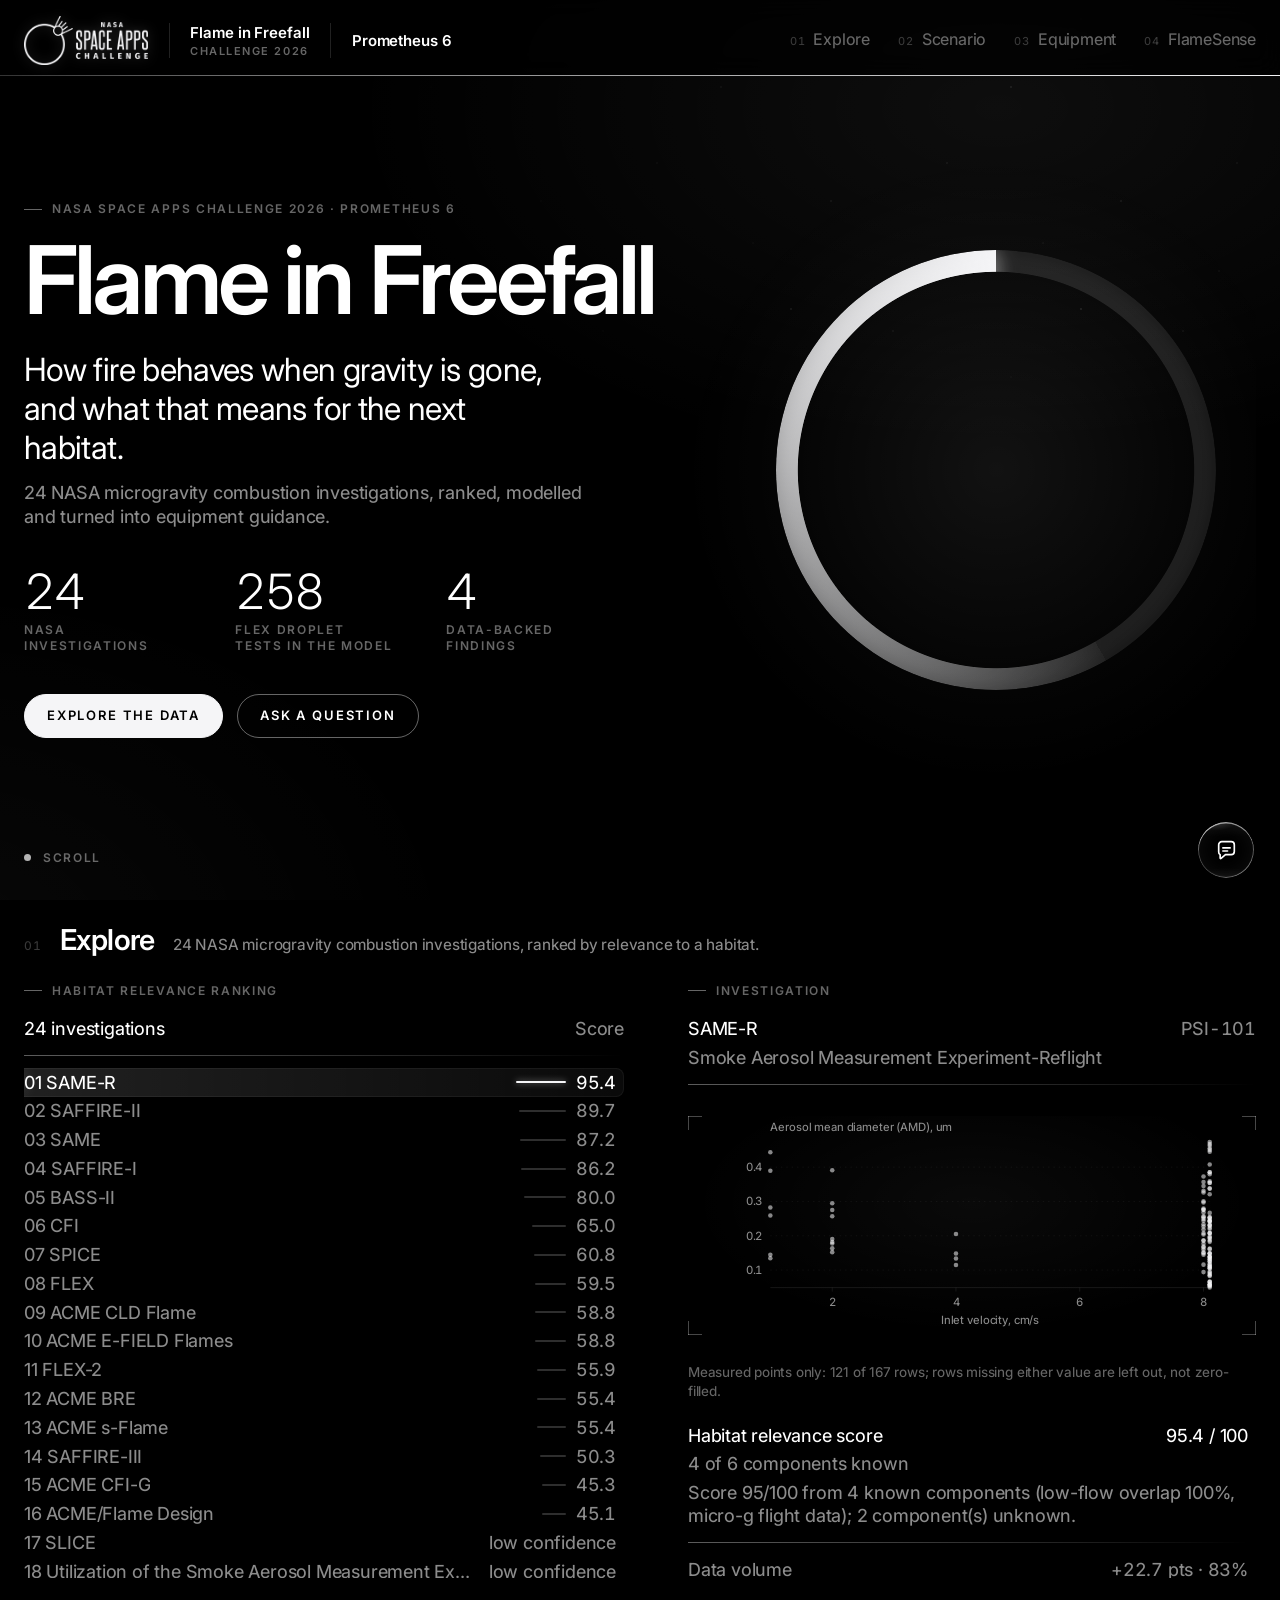
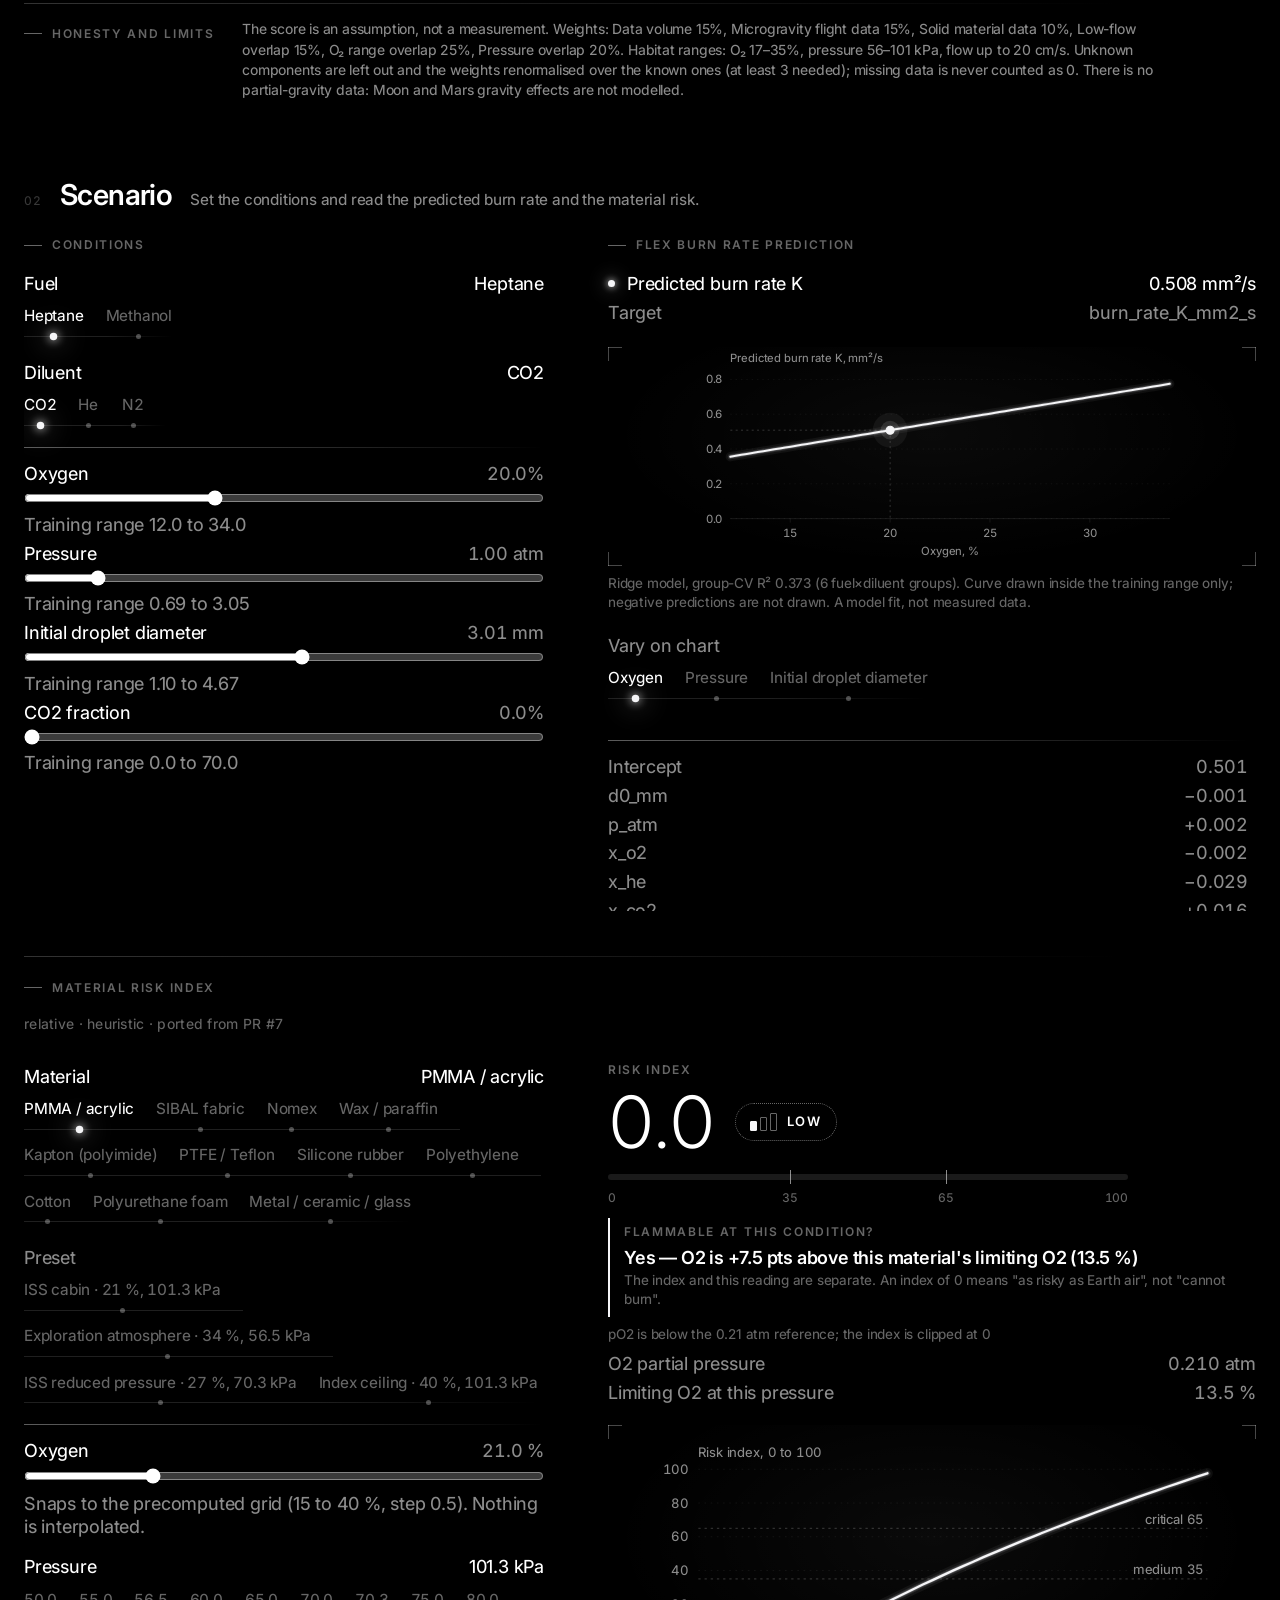
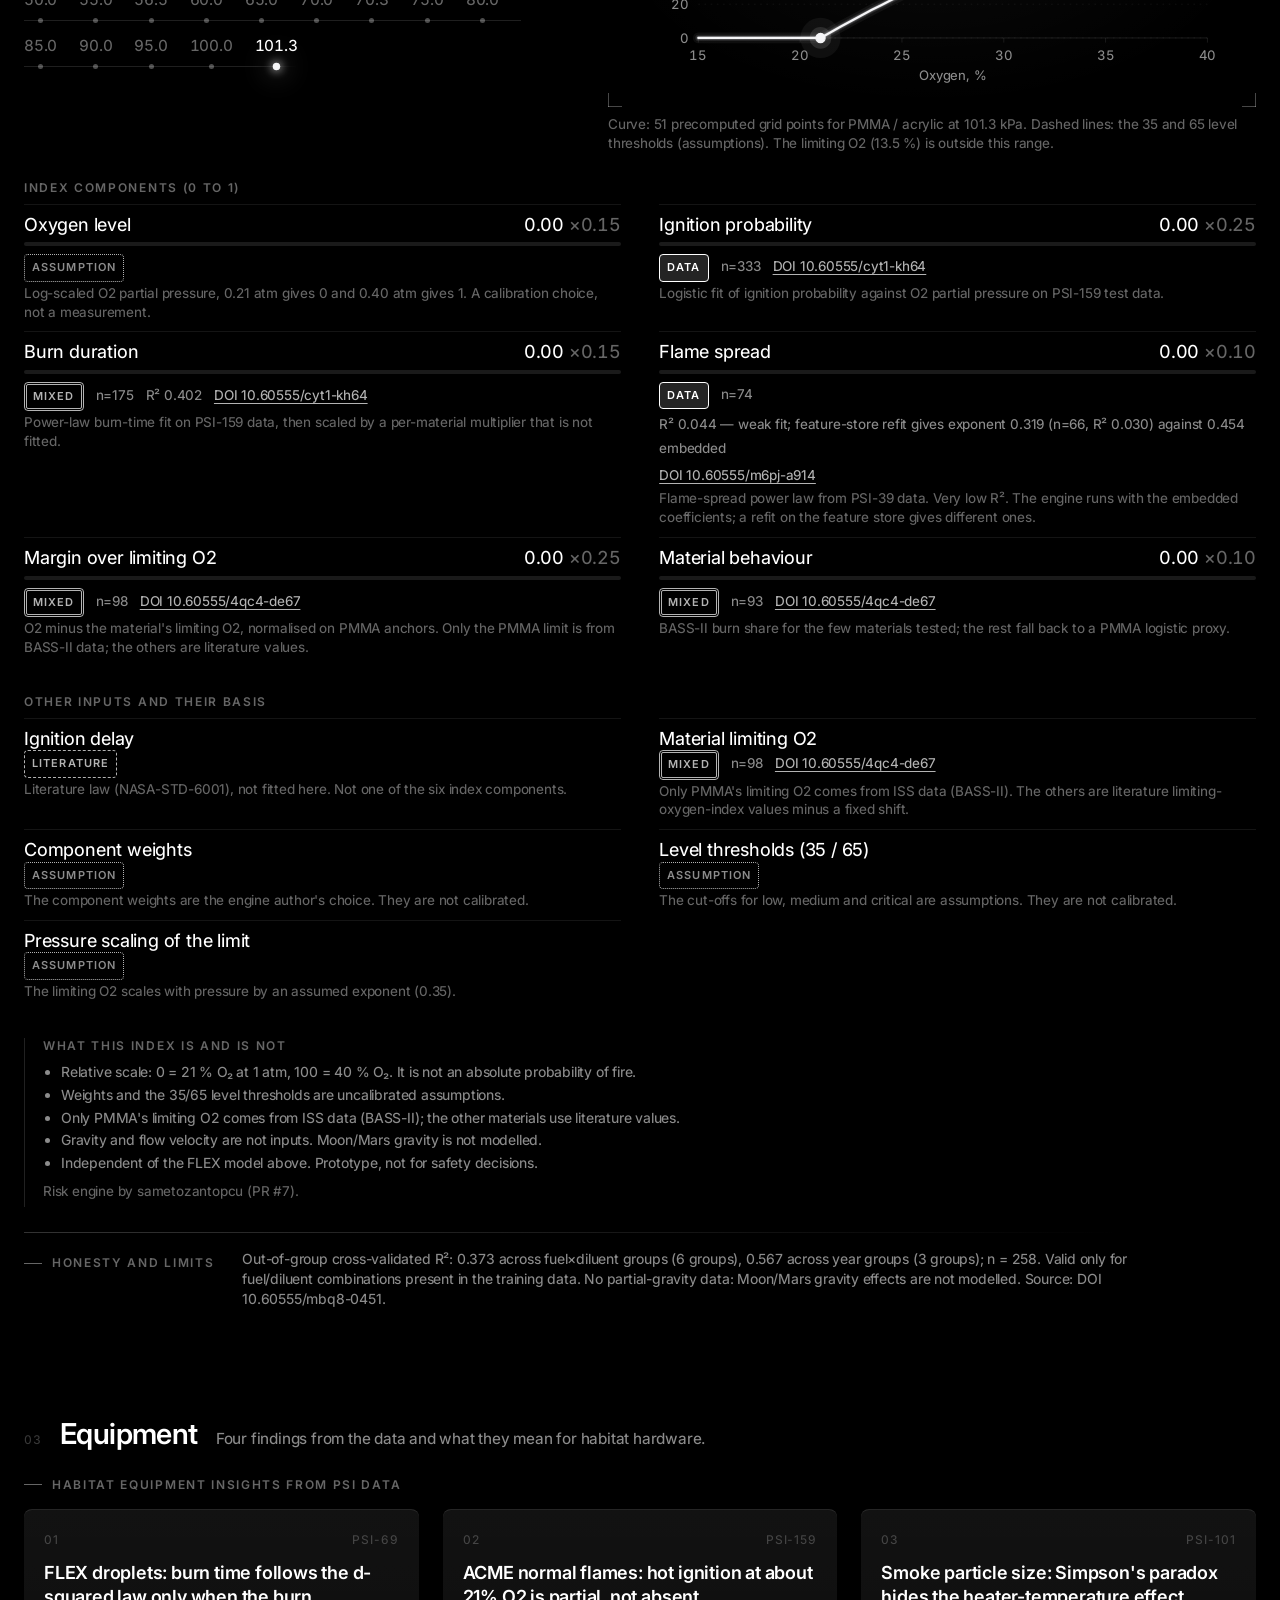
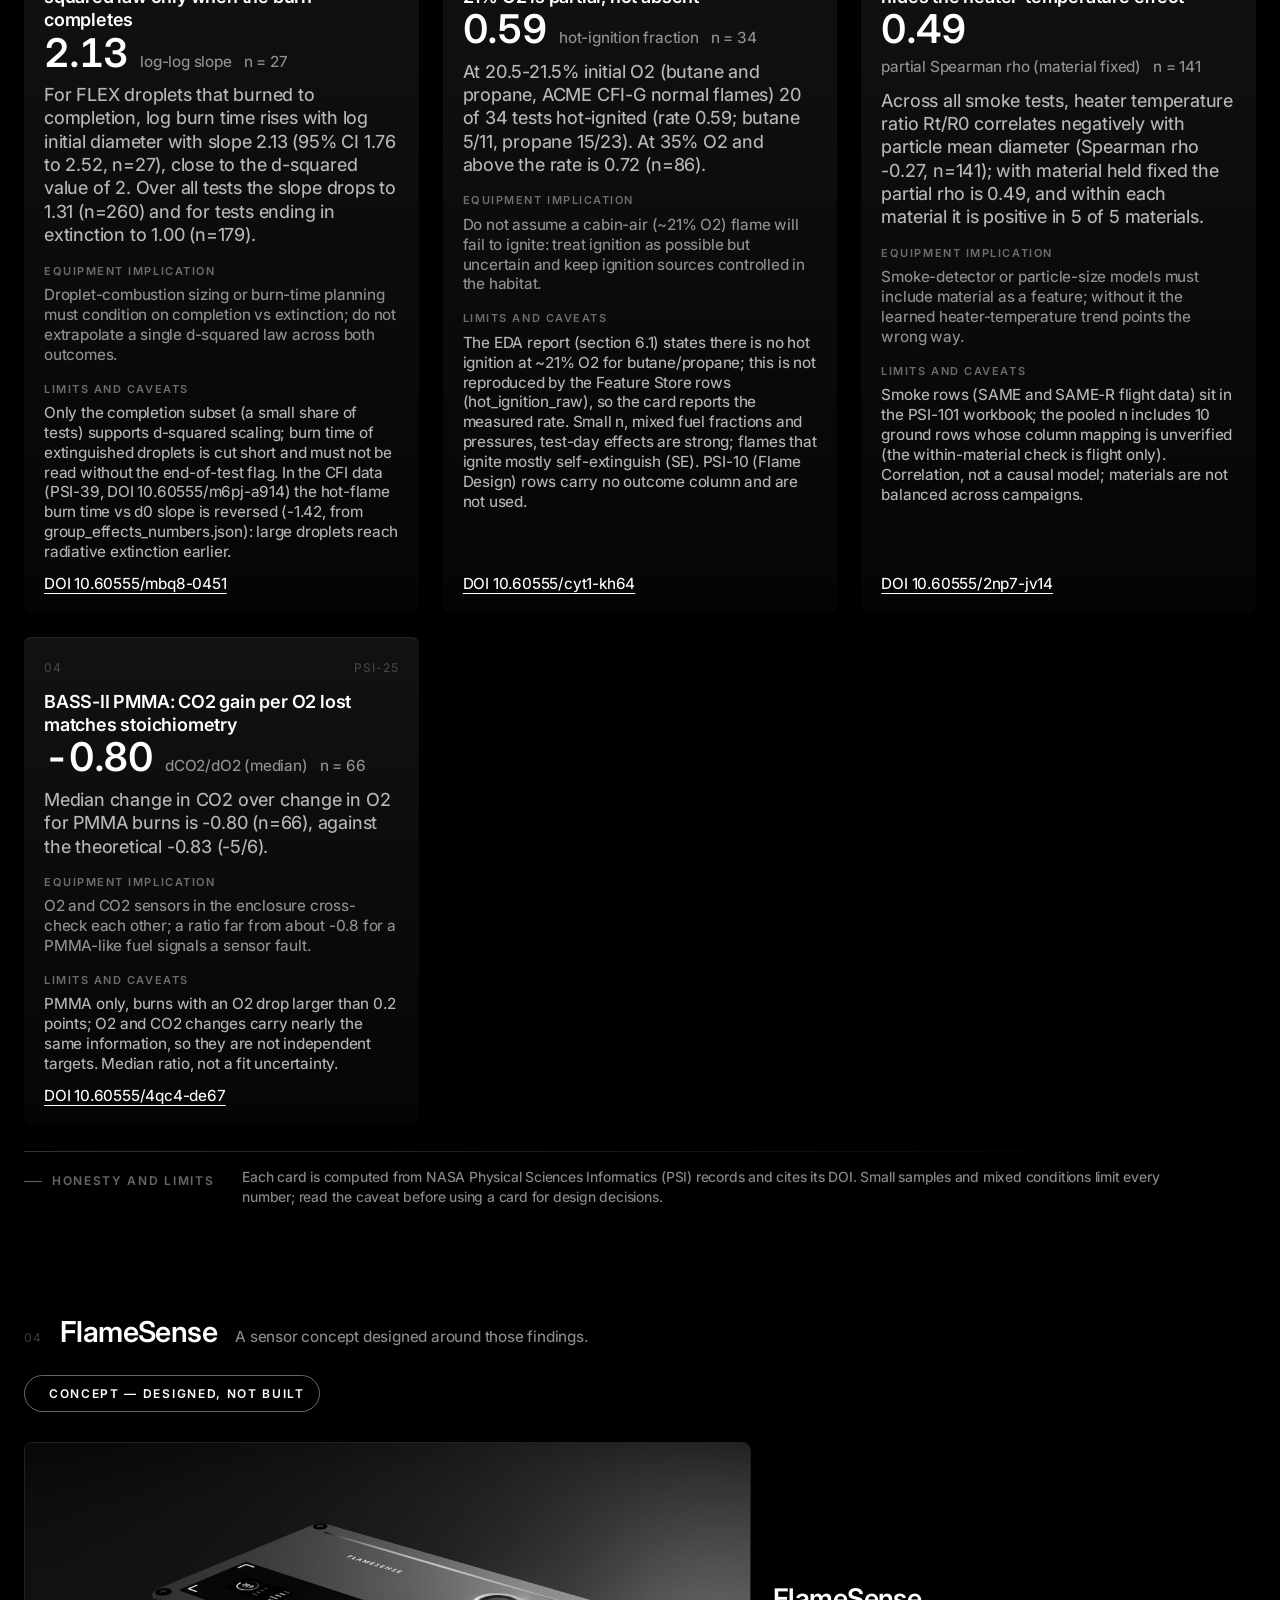
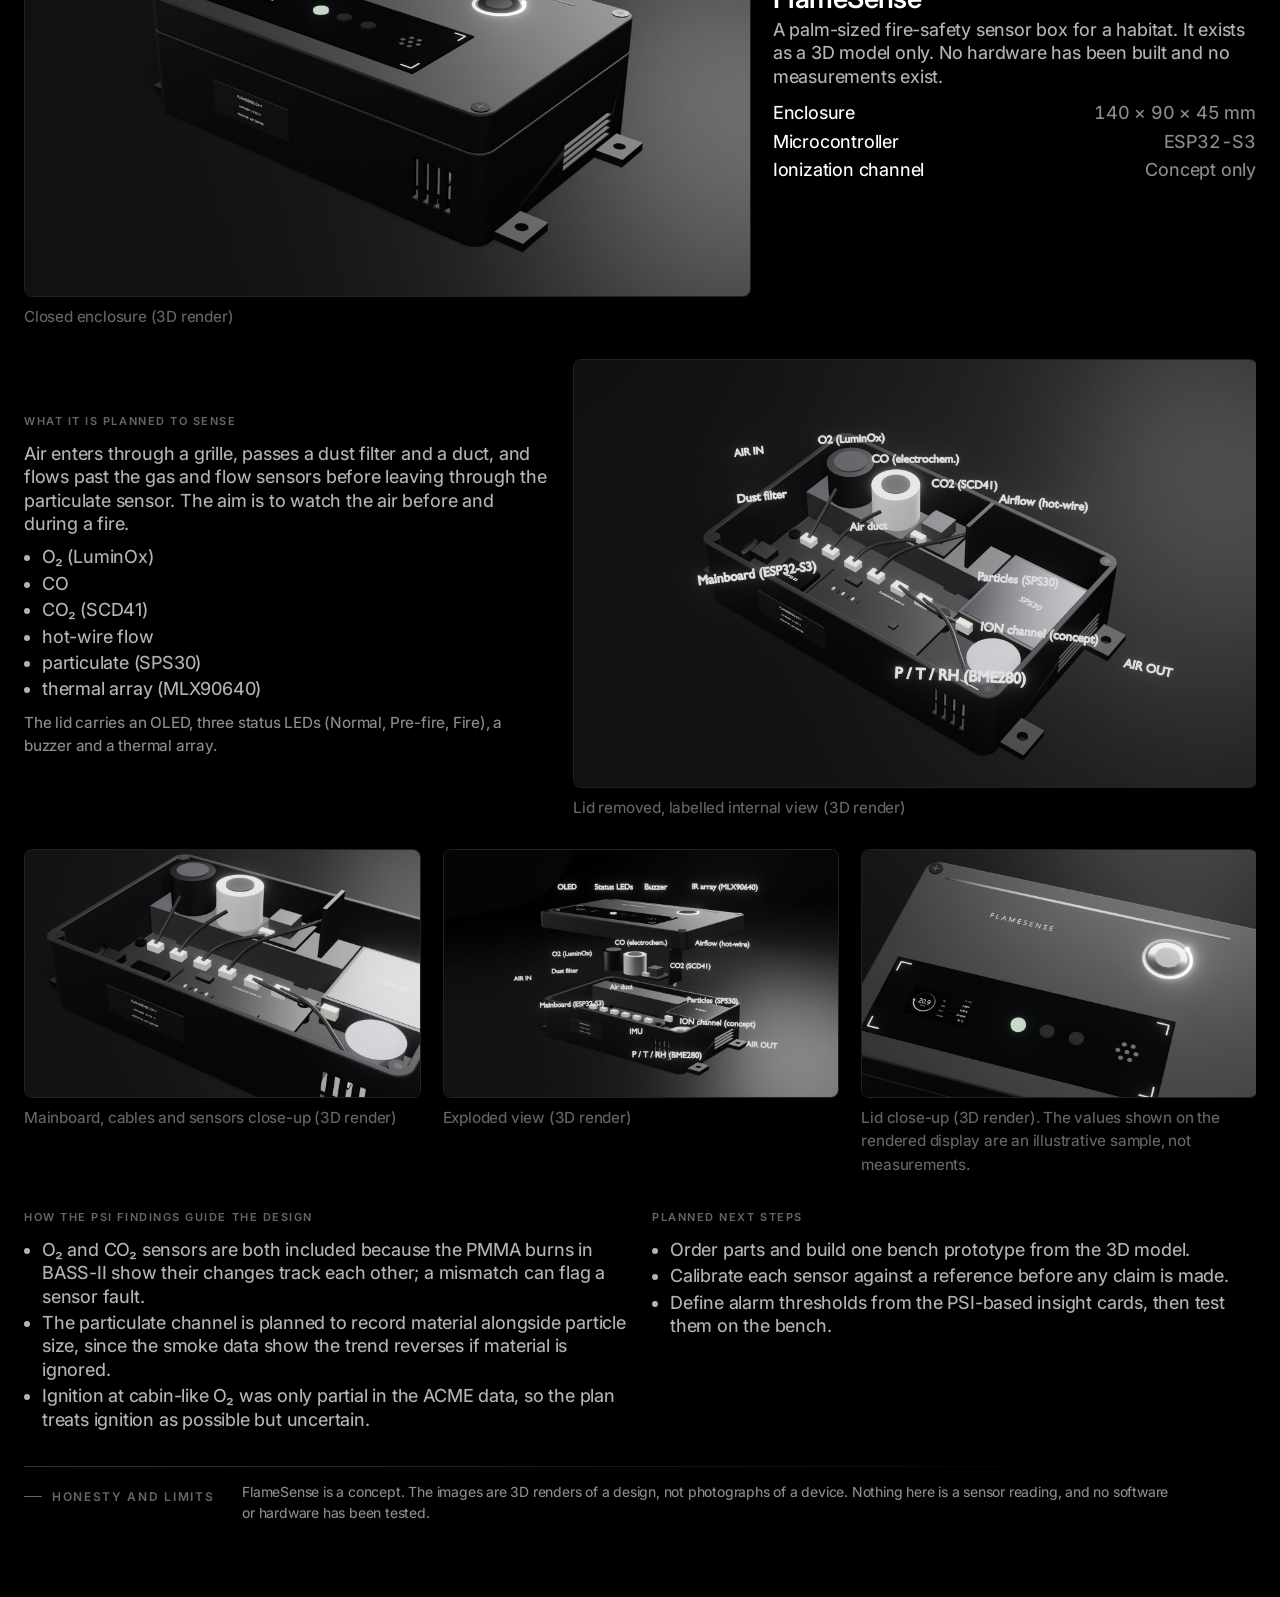
<file: app/index.html>
<!doctype html>
<html lang="en">
<head>
<meta charset="utf-8">
<meta name="viewport" content="width=device-width, initial-scale=1">
<meta name="color-scheme" content="dark">
<title>Flame in Freefall</title>
<!-- Hareket yalnızca JS çalışıyorsa gizli başlangıç durumunu kullanır (theme.css içinde .js öneki). -->
<script>document.documentElement.classList.add('js');</script>
<link rel="icon" type="image/png" href="assets/favicon.png">
<!-- Inter yüklenemezse (çevrimdışı) sistem yazı tipine düşer; düzen bozulmaz. -->
<link rel="preconnect" href="https://fonts.googleapis.com">
<link rel="preconnect" href="https://fonts.gstatic.com" crossorigin>
<link rel="stylesheet" href="https://fonts.googleapis.com/css2?family=Inter:wght@300..700&display=swap">
<link rel="stylesheet" href="ui/theme.css">
</head>
<body>
<a class="skip" href="#main">Skip to content</a>
<div class="app">
  <header class="top">
    <a class="brand" href="#top" aria-label="Flame in Freefall, back to top">
      <!-- NASA Space Apps Challenge logosu; Halo için açık ışık rengine (#f5f5f7) çevrildi (bkz. README.md). -->
      <img class="logo" src="assets/logo.png" alt="NASA Space Apps Challenge" width="580" height="227">
      <span class="title"><span class="name" id="brand-name">Flame in Freefall</span><span class="sub" id="brand-sub">Challenge 2026</span></span>
      <span class="team" id="brand-team">Prometheus 6</span>
    </a>
    <nav class="nav" id="nav" aria-label="Sections"></nav>
  </header>

  <!-- Tek sayfa: önce karşılama, sonra dört bölüm. Görünümler (views/*.js) kendi bölümündeki .view içine çizilir. -->
  <main id="main" tabindex="-1">
    <section id="top" class="hero" aria-labelledby="hero-title" tabindex="-1">
      <div class="hero-text">
        <div class="eyebrow" data-reveal style="--i:0" data-t="hero.eyebrow">NASA Space Apps Challenge 2026 · Prometheus 6</div>
        <h1 id="hero-title" data-reveal style="--i:1" data-t="hero.title">Flame in Freefall</h1>
        <p class="hero-lead" data-reveal style="--i:2" data-t="hero.lead">How fire behaves when gravity is gone, and what that means for the next habitat.</p>
        <p class="hero-sub" data-reveal style="--i:3" data-t="hero.sub">24 NASA microgravity combustion investigations, ranked, modelled and turned into equipment guidance.</p>
        <div class="hero-stats" id="hero-stats" data-reveal style="--i:4"></div>
        <div class="hero-cta" data-reveal style="--i:5">
          <a class="cta primary" href="#explore" data-t="hero.cta_explore">Explore the data</a>
          <button type="button" class="cta" id="hero-ask" data-t="hero.cta_ask" hidden>Ask a question</button>
        </div>
      </div>
      <div class="hero-orb" aria-hidden="true">
        <div class="ring-wrap"><div class="halo"></div><div class="arc glow" style="--s:150deg"></div><div class="arc" style="--s:150deg"></div></div>
      </div>
      <a class="hero-cue" href="#explore"><i class="dot" aria-hidden="true"></i><span data-t="hero.cue">Scroll</span></a>
    </section>

    <section id="explore" class="sec panel" data-view="kesif" aria-labelledby="h-explore" tabindex="-1">
      <header class="sec-head" data-reveal><span class="sec-n" aria-hidden="true">01</span><h2 id="h-explore" data-t="nav.kesif">Explore</h2><p data-t="sec.kesif">24 NASA microgravity combustion investigations, ranked by relevance to a habitat.</p></header>
      <div class="view" data-reveal data-enter></div>
    </section>

    <section id="scenario" class="sec" data-view="senaryo" aria-labelledby="h-scenario" tabindex="-1">
      <header class="sec-head" data-reveal><span class="sec-n" aria-hidden="true">02</span><h2 id="h-scenario" data-t="nav.senaryo">Scenario</h2><p data-t="sec.senaryo">Set the conditions and read the predicted burn rate and the material risk.</p></header>
      <div class="view" data-reveal data-enter></div>
    </section>

    <section id="equipment" class="sec" data-view="ekipman" aria-labelledby="h-equipment" tabindex="-1">
      <header class="sec-head" data-reveal><span class="sec-n" aria-hidden="true">03</span><h2 id="h-equipment" data-t="nav.ekipman">Equipment</h2><p data-t="sec.ekipman">Four findings from the data and what they mean for habitat hardware.</p></header>
      <div class="view"></div>
    </section>

    <section id="live" class="sec" data-view="canli" aria-labelledby="h-live" tabindex="-1">
      <header class="sec-head" data-reveal><span class="sec-n" aria-hidden="true">04</span><h2 id="h-live" data-t="nav.canli">FlameSense</h2><p data-t="sec.canli">A sensor concept designed around those findings.</p></header>
      <div class="view"></div>
    </section>
  </main>
  <noscript><p class="noscript">The data sections need JavaScript to render.</p></noscript>
</div>

<!-- Sıra önemli: sabitler, metinler, çekirdek, arayüz, görünümler, giriş. -->
<!-- data/site_data.js (S5) is optional: a 404 is harmless, app.js and core/data.js fall back to mock data. -->
<script src="data/site_data.js"></script>
<script src="config.js"></script>
<script src="i18n.js"></script>
<script src="core/physics.js"></script>
<script src="core/data.js"></script>
<script src="ui/components.js"></script>
<script src="ui/charts.js"></script>
<script src="views/kesif.js"></script>
<script src="views/senaryo.js"></script>
<script src="views/ekipman.js"></script>
<script src="views/canli.js"></script>
<!-- ui/ask.js (S8) is optional and sets window.FF.mountAsk. -->
<script src="ui/ask.js"></script>
<script src="ui/motion.js"></script>
<script src="app.js"></script>
</body>
</html>
</file>
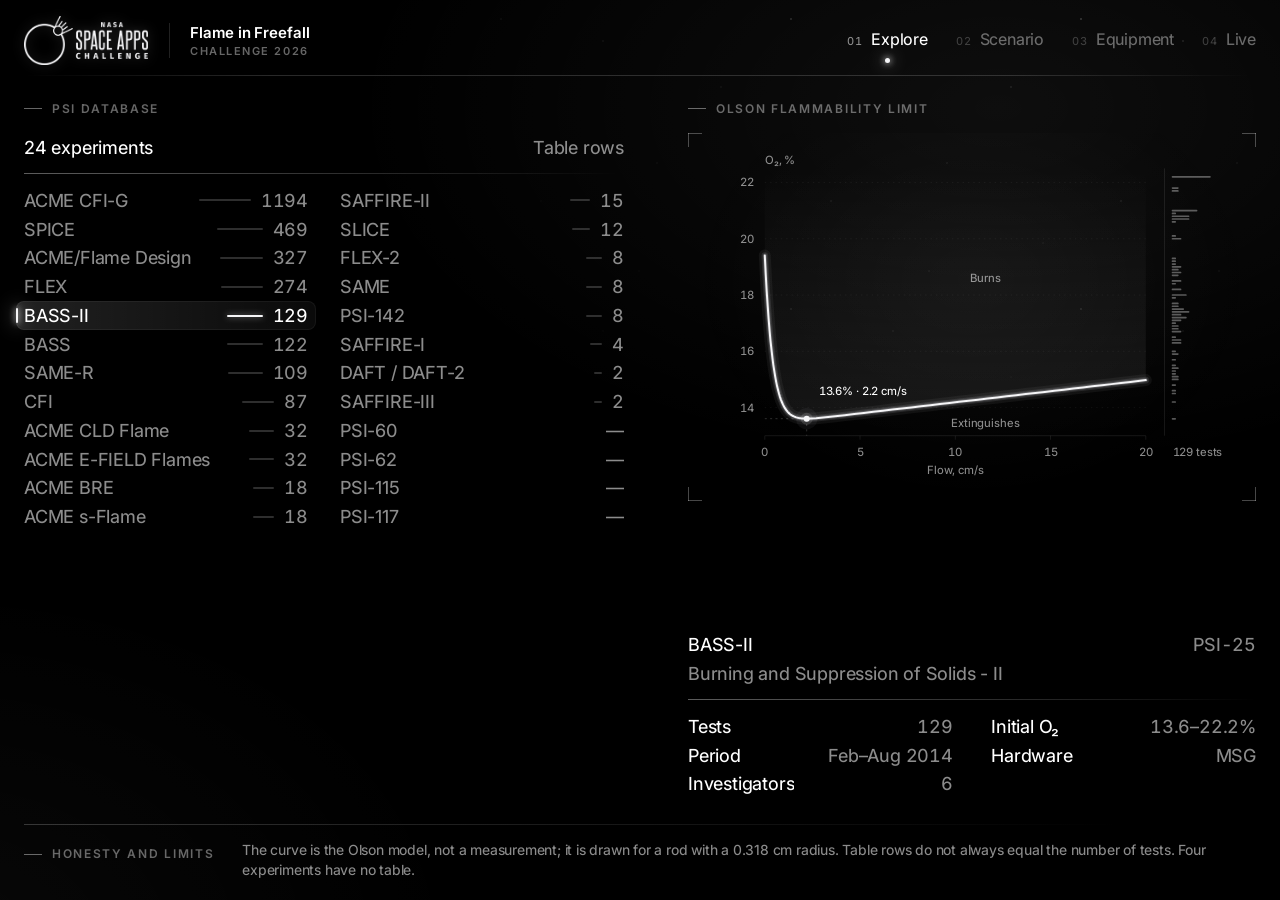
<file: design/dashboard/index.html>
<!doctype html>
<html lang="en">
<head>
<meta charset="utf-8">
<meta name="viewport" content="width=device-width, initial-scale=1">
<meta name="color-scheme" content="dark">
<title>Flame in Freefall</title>
<link rel="icon" type="image/png" href="assets/favicon.png">
<!-- Inter yüklenemezse (çevrimdışı) sistem yazı tipine düşer; düzen bozulmaz. -->
<link rel="preconnect" href="https://fonts.googleapis.com">
<link rel="preconnect" href="https://fonts.gstatic.com" crossorigin>
<link rel="stylesheet" href="https://fonts.googleapis.com/css2?family=Inter:wght@300..700&display=swap">
<link rel="stylesheet" href="ui/theme.css">
</head>
<body>
<div class="app">
  <header class="top">
    <div class="brand">
      <!-- NASA Space Apps Challenge logosu; Halo için açık ışık rengine (#f5f5f7) çevrildi (bkz. README.md). -->
      <img class="logo" src="assets/logo.png" alt="NASA Space Apps Challenge" width="580" height="227">
      <span class="title"><span class="name" id="brand-name"></span><span class="sub" id="brand-sub"></span></span>
    </div>
    <nav class="nav" id="nav"></nav>
  </header>
  <main id="view" style="display: contents"></main>
</div>

<!-- Sıra önemli: sabitler, metinler, çekirdek, arayüz, görünümler, giriş. -->
<script src="config.js"></script>
<script src="i18n.js"></script>
<script src="core/physics.js"></script>
<script src="core/data.js"></script>
<script src="ui/components.js"></script>
<script src="ui/charts.js"></script>
<script src="views/kesif.js"></script>
<script src="views/senaryo.js"></script>
<script src="views/ekipman.js"></script>
<script src="views/canli.js"></script>
<script src="app.js"></script>
</body>
</html>
</file>
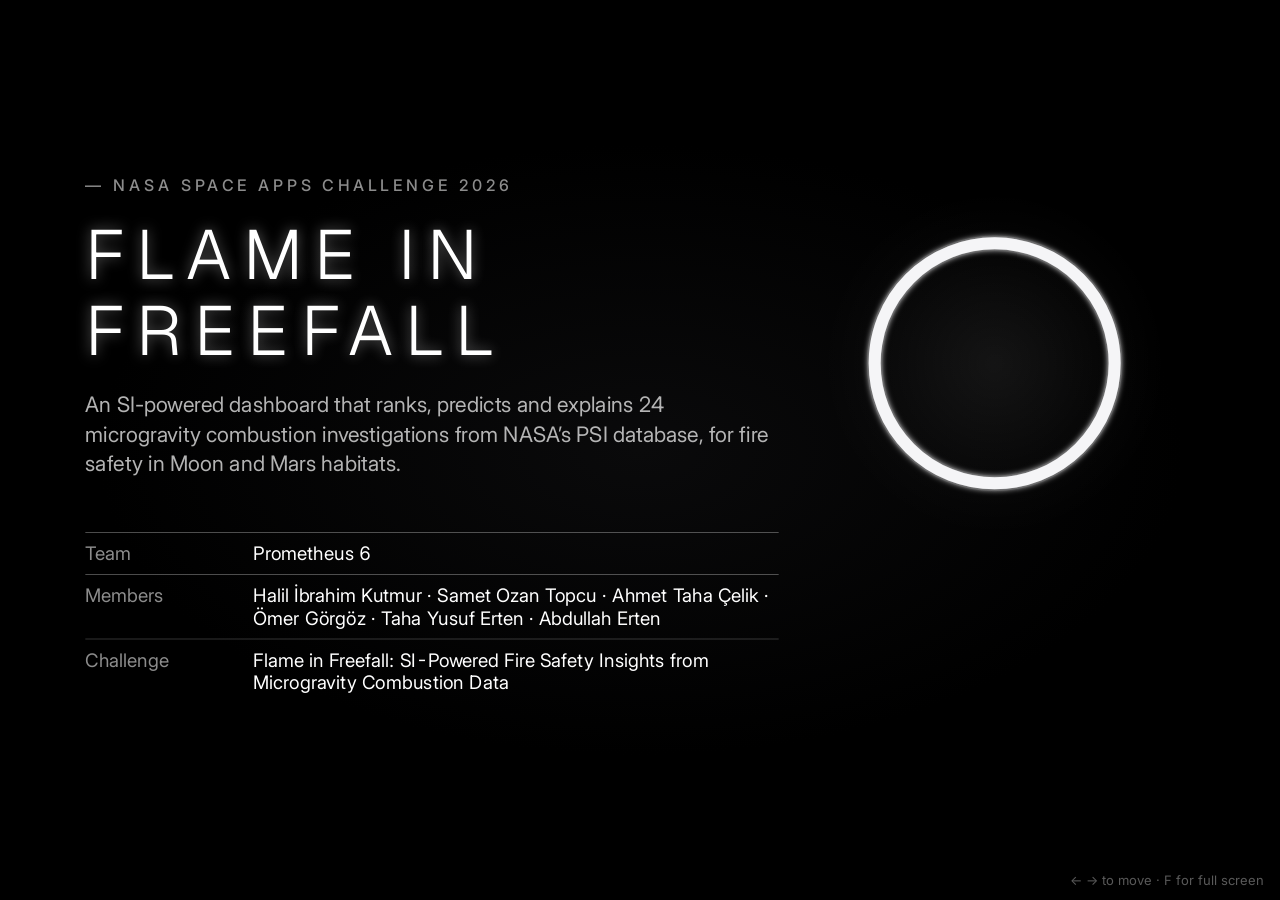
<file: design/presentation/index.html>
<!doctype html>
<html lang="en">
<head>
<meta charset="utf-8">
<meta name="viewport" content="width=device-width, initial-scale=1">
<title>Flame in Freefall · Prometheus 6</title>
<link rel="preconnect" href="https://fonts.googleapis.com">
<link href="https://fonts.googleapis.com/css2?family=Inter:wght@400;500;600&display=swap" rel="stylesheet">
<style>
@font-face { font-family: 'Geist'; src: url('fonts/Geist-Variable.ttf') format('truetype'); font-weight: 100 900; }
* { margin: 0; }
html, body { background: #000; }
body { overflow: hidden; }
#stage { position: fixed; left: 50%; top: 50%; width: 1920px; height: 1080px; transform-origin: 0 0; }
#stage > section { position: absolute; inset: 0; width: 1920px; height: 1080px; box-sizing: border-box; overflow: hidden; isolation: isolate; display: none !important; }
#stage > section.on { display: flex !important; }
aside { display: none !important; }
p, h1, h2, h3 { overflow-wrap: break-word; text-wrap: pretty; }
h1, h2, h3 { font-weight: inherit; }
#hint { position: fixed; right: 16px; bottom: 12px; font: 13px Inter, sans-serif; color: rgba(255,255,255,.35); }
@media print {
  @page { size: 1920px 1080px; margin: 0; }
  body { overflow: visible; }
  #stage { position: static; transform: none !important; width: auto; height: auto; }
  #stage > section { position: relative; display: flex !important; page-break-after: always; break-after: page; }
  #stage > section * { animation: none !important; }
  #hint { display: none; }
}
</style>
<style>
:root {
  --ground: #000000;
  --ground-lift: #0a0a0b;
  --ink: #ffffff;
  --ink-soft: rgba(255,255,255,0.7);
  --ink-muted: rgba(255,255,255,0.55);
  --rule: rgba(255,255,255,0.4);
  --light: #f5f5f7;
  --light-dim: rgba(255,255,255,0.1);
  --hairline: rgba(255,255,255,0.13);
  --surface: rgba(28,28,28,0.6);
  --surface-edge: rgba(255,255,255,0.09);
}

body { font-family: 'Inter', Arial, sans-serif; color: var(--ink); }

section { counter-increment: page; }

.slide {
  background: radial-gradient(ellipse at center, #0a0a0b 0%, #000000 60%);
  padding: 128px 128px 160px;
  display: flex;
  flex-direction: column;
  gap: 32px;
}

.eyebrow {
  font-size: 24px;
  letter-spacing: 0.24em;
  text-transform: uppercase;
  color: var(--ink-muted);
  font-weight: 500;
}

.title {
  font-family: 'Geist', Arial, sans-serif;
  font-weight: 300;
  font-size: 64px;
  line-height: 1.1;
  color: var(--ink);
}

.lead { font-size: 32px; line-height: 1.4; color: var(--ink-soft); }
.body { font-size: 28px; line-height: 1.4; color: var(--ink-soft); }
.small { font-size: 24px; line-height: 1.4; color: var(--ink-muted); }
.body b, .small b, .lead b { color: var(--ink); font-weight: 600; }

.footer {
  position: absolute;
  left: 128px;
  bottom: 64px;
  width: 1664px;
  display: flex;
  justify-content: space-between;
}
.footer p { font-size: 24px; color: var(--ink-muted); letter-spacing: 0.08em; }

/* rows: title left, value right, rule between */
.rows { display: flex; flex-direction: column; }
.row {
  display: flex;
  justify-content: space-between;
  gap: 32px;
  padding: 14px 0;
  border-top: 1px solid var(--rule);
}
.row .k { font-size: 28px; color: var(--ink); font-weight: 500; }
.row .v { font-size: 28px; color: var(--ink-muted); text-align: right; font-variant-numeric: tabular-nums; }

/* cover */
.wordmark {
  font-family: 'Geist', Arial, sans-serif;
  font-weight: 300;
  font-size: 104px;
  letter-spacing: 0.18em;
  line-height: 1.1;
  text-transform: uppercase;
  color: var(--ink);
  text-shadow: 0 0 20px rgba(255,255,255,0.4);
}
.cover-meta { display: flex; flex-direction: column; width: 1040px; }
.cover-meta .row .k { color: var(--ink-muted); font-weight: 400; width: 220px; }
.cover-meta .row .v { color: var(--ink); text-align: left; flex: 1; }

/* challenge map */
.qa { display: flex; flex-direction: column; }
.qa-row {
  display: grid;
  grid-template-columns: 760px 1fr;
  gap: 48px;
  padding: 24px 0;
  border-top: 1px solid var(--rule);
}
.qa-row .q { font-size: 32px; color: var(--ink); line-height: 1.3; }
.qa-row .a { font-size: 28px; color: var(--ink-muted); line-height: 1.35; }
.qa-row .a b { color: var(--ink); font-weight: 600; }

/* screenshot frame */
.shot {
  border: 1px solid var(--hairline);
  border-radius: 12px;
  object-fit: contain;
  background: #000000;
}
.split { display: flex; gap: 56px; align-items: flex-start; }
.col { display: flex; flex-direction: column; gap: 24px; }

/* equipment cards */
.cards { display: grid; grid-template-columns: 1fr 1fr 1fr 1fr; gap: 24px; }
.card {
  background: var(--surface);
  border: 1px solid var(--surface-edge);
  border-radius: 18px;
  padding: 32px 28px;
  display: flex;
  flex-direction: column;
  gap: 16px;
}
.card .num {
  font-family: 'Geist', Arial, sans-serif;
  font-weight: 300;
  font-size: 88px;
  line-height: 1;
  color: var(--light);
  text-shadow: 0 0 20px rgba(255,255,255,0.4);
}
.card .what { font-size: 24px; line-height: 1.35; color: var(--ink-muted); }
.card .rule-txt { font-size: 28px; line-height: 1.3; color: var(--ink); font-weight: 500; }
.card .src { font-size: 24px; color: var(--ink-muted); border-top: 1px solid var(--hairline); padding-top: 14px; }

/* closing columns */
.three { display: grid; grid-template-columns: 1fr 1fr 1fr; gap: 48px; }
.three .col { border-top: 1px solid var(--rule); padding-top: 20px; gap: 16px; }
.three h3 { font-family: 'Geist', Arial, sans-serif; font-weight: 400; font-size: 36px; color: var(--ink); }

/* arrival motion */
@keyframes rise { from { opacity: 0; transform: translateY(16px); } to { opacity: 1; transform: translateY(0); } }
@keyframes fadein { from { opacity: 0; } to { opacity: 1; } }
.in { animation: rise 600ms ease-out both; animation-delay: calc(var(--i, 0) * 120ms); }
.glow-in { animation: fadein 900ms ease-in-out both; animation-delay: 200ms; }

/* story */
.quote { font-size: 32px; line-height: 1.35; font-style: italic; color: var(--ink); border-left: 2px solid var(--light); padding-left: 24px; }
.tag { font-size: 24px; letter-spacing: 0.16em; color: var(--ink-muted); font-weight: 500; }

</style>
</head>
<body>
<div id="stage">
<section id="cover" class="slide" data-transition="fade">
<div class="glow-in" style="position:absolute; left:1232px; top:150px; width:520px; height:520px;">
<svg width="520" height="520" viewBox="0 0 520 520" aria-label="A glowing ring, like a spherical flame in microgravity">
<defs>
<radialGradient id="halo" cx="50%" cy="50%" r="50%">
<stop offset="0%" stop-color="#ffffff" stop-opacity="0.07"/>
<stop offset="64%" stop-color="#ffffff" stop-opacity="0.02"/>
<stop offset="100%" stop-color="#ffffff" stop-opacity="0"/>
</radialGradient>
<filter id="soft" x="-20%" y="-20%" width="140%" height="140%"><feGaussianBlur stdDeviation="5"/></filter>
</defs>
<circle cx="260" cy="260" r="258" fill="url(#halo)"/>
<circle cx="260" cy="260" r="180" fill="none" stroke="#ffffff" stroke-opacity="0.1" stroke-width="18"/>
<circle cx="260" cy="260" r="191" fill="none" stroke="#ffffff" stroke-opacity="0.13" stroke-width="1"/>
<circle cx="260" cy="260" r="169" fill="none" stroke="#ffffff" stroke-opacity="0.08" stroke-width="1"/>
<circle cx="260" cy="260" r="180" fill="none" stroke="#f5f5f7" stroke-width="18" filter="url(#soft)"/>
<circle cx="260" cy="260" r="180" fill="none" stroke="#f5f5f7" stroke-width="18"/>
</svg>
</div>
<p class="eyebrow in" style="--i:0">— NASA Space Apps Challenge 2026</p>
<h1 class="wordmark in" style="--i:1; width:1100px;">Flame in<br>Freefall</h1>
<p class="lead in" style="--i:2; width:1040px;">An SI-powered dashboard that ranks, predicts and explains 24 microgravity combustion investigations from NASA’s PSI database, for fire safety in Moon and Mars habitats.</p>
<div style="flex:1"></div>
<div class="cover-meta in" style="--i:3">
<div class="row"><p class="k">Team</p><p class="v">Prometheus 6</p></div>
<div class="row"><p class="k">Members</p><p class="v">Halil&#160;İbrahim&#160;Kutmur · Samet&#160;Ozan&#160;Topcu · Ahmet&#160;Taha&#160;Çelik · Ömer&#160;Görgöz · Taha&#160;Yusuf&#160;Erten · Abdullah&#160;Erten</p></div>
<div class="row"><p class="k">Challenge</p><p class="v">Flame in Freefall: SI-Powered Fire Safety Insights from Microgravity Combustion Data</p></div>
</div>
<aside>Hi, we are Prometheus 6. Our project for the Flame in Freefall challenge is a web dashboard that takes NASA’s microgravity combustion data and turns it into answers for habitat fire safety. The ring stands for a flame in microgravity: without buoyancy, a flame becomes a sphere.</aside>
</section>

<section id="challenge" class="slide" data-transition="fade">
<p class="eyebrow in" style="--i:0">— The challenge</p>
<h2 class="title in" style="--i:1">Fire behaves differently when nothing falls</h2>
<p class="lead in" style="--i:2; width:1500px;">Without buoyancy, flames become spheres and behave unlike anything on Earth. NASA flew 24 combustion investigations; their data are spread across many files, formats and units.</p>
<div class="qa">
<div class="qa-row in" style="--i:3"><p class="q">Which experiments matter for my habitat?</p><p class="a"><b>Explore</b> ranks all 24 investigations by overlap with habitat oxygen, pressure and airflow.</p></div>
<div class="qa-row in" style="--i:4"><p class="q">How fast does it burn, and how risky is this material?</p><p class="a"><b>Scenario</b> predicts FLEX droplet burn rate and scores 11 cabin materials on a risk index.</p></div>
<div class="qa-row in" style="--i:5"><p class="q">What should next-generation fire-safety equipment do?</p><p class="a"><b>Equipment</b> gives four data-backed design rules, a grounded Q&amp;A assistant and the FlameSense concept.</p></div>
</div>
<div class="footer"><p>Flame in Freefall · Prometheus 6</p><p>2 / 7</p></div>
<aside>The challenge asks for an SI-powered dashboard with three goals: find the investigations most relevant to habitats, extract data for predictive modelling, and highlight research for next-generation fire-safety equipment. Each goal became one screen of our dashboard. Future lunar habitats may run at about 34 % oxygen and 56.5 kPa, richer in oxygen than the ISS, which is why atmosphere overlap matters so much.</aside>
</section>

<section id="explore" class="slide" data-transition="fade">
<p class="eyebrow in" style="--i:0">— 01 · Explore</p>
<h2 class="title in" style="--i:1">24 investigations, ranked for your habitat</h2>
<div class="split">
<div class="col in" style="--i:2; width:520px;">
<div class="rows">
<div class="row"><p class="k">01 SAME-R</p><p class="v">95.4</p></div>
<div class="row"><p class="k">02 SAFFIRE-II</p><p class="v">89.7</p></div>
<div class="row"><p class="k">03 SAME</p><p class="v">87.2</p></div>
</div>
<p class="body">The score is the overlap with habitat conditions: O₂ 17–35 %, 56–101 kPa, airflow up to 20 cm/s.</p>
<p class="small">Weights: O₂ 25 · pressure 20 · low flow 15 · flight data 15 · data volume 15 · solid fuel 10. Unknown parts are left out, never set to 0.</p>
</div>
<div class="col in" style="--i:3; width:1088px;">
<img class="shot" src="assets/explore.png" alt="Explore screen: ranked list of 24 investigations with scores, and the SAME-R detail with a measured-data chart and score breakdown" style="width:1088px; height:515px;">
<p class="small">Pick a row to see its test conditions, a chart of measured data and why it scored what it did.</p>
</div>
</div>
<div class="footer"><p>Flame in Freefall · Prometheus 6</p><p>3 / 7</p></div>
<aside>Explore answers the first goal. Every investigation gets a transparent score from six weighted parts, and the reasons are shown line by line. Smoke and material flammability studies (SAME-R, SAFFIRE-II, SAME) come out on top because they ran in low flow, in flight, with solid materials. If fewer than three parts are known, we say low confidence instead of guessing.</aside>
</section>

<section id="scenario" class="slide" data-transition="fade">
<p class="eyebrow in" style="--i:0">— 02 · Scenario</p>
<h2 class="title in" style="--i:1">Ask “what if?” before anything burns</h2>
<div class="split">
<div class="col in" style="--i:2; width:804px;">
<img class="shot" src="assets/scenario-burn-rate.png" alt="Scenario screen: fuel, diluent, oxygen, pressure and droplet size controls beside the predicted burn rate chart" style="width:804px; height:360px;">
<p class="body"><b>Burn-rate what-if.</b> Set fuel, diluent, O₂, pressure and droplet size; a Ridge model trained on FLEX data predicts burn rate K at once. Tested across fuel × diluent groups: R² 0.37, n = 258.</p>
</div>
<div class="col in" style="--i:3; width:804px;">
<img class="shot" src="assets/scenario-risk-index.png" alt="Material risk index panel: material and preset choices, a risk index of 0 for PMMA at ISS cabin air, and the index curve against oxygen" style="width:804px; height:360px;">
<p class="body"><b>Material risk index.</b> 11 materials on a relative 0–100 scale, six parts each tagged data, literature or assumption with its DOI, plus a separate “Flammable here?” check.</p>
</div>
</div>
<div class="footer"><p>Flame in Freefall · Prometheus 6</p><p>4 / 7</p></div>
<aside>Scenario answers the second goal. On the left, a burn-rate model for FLEX droplets updates instantly as you move the sliders. We validate with GroupKFold, so the score shows how well it does on a fuel and diluent pair it has not seen: R squared 0.37. The model only claims known pairs. On the right, the material risk index compares 11 cabin materials at presets such as ISS air or an exploration atmosphere of 34 % oxygen at 56.5 kPa. Every part of the index says where it comes from: data, literature or an assumption.</aside>
</section>

<section id="equipment" class="slide" data-transition="fade">
<p class="eyebrow in" style="--i:0">— 03 · Equipment insights</p>
<h2 class="title in" style="--i:1">Four numbers from the data, four design rules</h2>
<div class="cards">
<div class="card in" style="--i:2">
<p class="num">2.13</p>
<p class="what">d² slope of FLEX droplets that burn out (n = 27)</p>
<p class="rule-txt">Plan droplet burn time for burn-out and extinction separately.</p>
<p class="src">PSI-69 · FLEX<br>DOI 10.60555/mbq8-0451</p>
</div>
<div class="card in" style="--i:3">
<p class="num">59 %</p>
<p class="what">hot ignition at ~21 % O₂: 20 of 34 ACME tests</p>
<p class="rule-txt">Cabin air does not prevent ignition: control ignition sources.</p>
<p class="src">PSI-159 · ACME CFI-G<br>DOI 10.60555/cyt1-kh64</p>
</div>
<div class="card in" style="--i:4">
<p class="num">0.49</p>
<p class="what">heater temperature vs smoke particle size, material fixed (pooled: −0.27)</p>
<p class="rule-txt">Smoke detection models must know the material.</p>
<p class="src">PSI-101 · SAME-R<br>DOI 10.60555/2np7-jv14</p>
</div>
<div class="card in" style="--i:5">
<p class="num">−0.80</p>
<p class="what">ΔCO₂ / ΔO₂ in BASS-II PMMA burns (n = 66; theory −0.83)</p>
<p class="rule-txt">O₂ and CO₂ sensors can cross-check each other.</p>
<p class="src">PSI-25 · BASS-II<br>DOI 10.60555/4qc4-de67</p>
</div>
</div>
<p class="body in" style="--i:6; width:1500px;"><b>Ask the data.</b> A chat button opens a grounded assistant: an LLM answers only from these cards, the ranking and the risk data, and falls back to the cards when it is offline.</p>
<div class="footer"><p>Flame in Freefall · Prometheus 6</p><p>5 / 7</p></div>
<aside>Equipment answers the third goal. Each card is one number computed from PSI data, with its sample size, its caveat and its DOI, and one design rule. Two surprised us: at normal cabin oxygen, 59 % of ACME flames still ignited, and the pooled smoke data points the wrong way until you hold the material fixed, a Simpson’s paradox. Visitors can also ask questions; the assistant is limited to what is on the cards.</aside>
</section>

<section id="flamesense" class="slide" data-transition="fade">
<p class="eyebrow in" style="--i:0">— 04 · FlameSense concept</p>
<h2 class="title in" style="--i:1">From insights to a cabin sensor</h2>
<div class="split">
<img class="shot in" style="--i:2; width:960px; height:600px;" src="assets/flamesense-exploded.jpg" alt="Exploded 3D render of the FlameSense box showing its O2, CO, CO2, particle, airflow and thermal IR sensors around an ESP32-S3 board">
<div class="col in" style="--i:3; width:648px; gap:20px;">
<div class="col" style="gap:4px;"><p class="body"><b>O₂ + CO₂ sensors</b></p><p class="small">Cross-check each other (BASS-II ratio)</p></div>
<div class="col" style="gap:4px;"><p class="body"><b>Particle sensor</b></p><p class="small">Material-aware smoke model (SAME-R)</p></div>
<div class="col" style="gap:4px;"><p class="body"><b>Thermal IR array</b></p><p class="small">Sees a hot spot before smoke appears</p></div>
<div class="col" style="gap:4px;"><p class="body"><b>Airflow sensor</b></p><p class="small">Flow changes low-gravity flame spread</p></div>
<div class="col" style="gap:4px;"><p class="body"><b>ESP32-S3 + display</b></p><p class="small">Planned: live material risk index</p></div>
<p class="small" style="border-top:1px solid rgba(255,255,255,0.4); padding-top:14px;">Concept only: 140 × 90 × 45 mm, no device was built.</p>
</div>
</div>
<div class="footer"><p>Flame in Freefall · Prometheus 6</p><p>6 / 7</p></div>
<aside>FlameSense shows where the insights lead. Each sensor in this box is there because of a finding in the data: oxygen and carbon dioxide sensors that check each other, a particle sensor with a material-aware smoke model, a thermal camera for early hot spots and an airflow sensor. It is a concept; no hardware was built, and the 3D renders were made with SI-assisted Blender scripting, as the watermark says.</aside>
</section>

<section id="data" class="slide">
<div class="glow-in" style="position:absolute; left:1232px; top:150px; width:520px; height:520px;">
<svg width="520" height="520" viewBox="0 0 520 520" aria-label="A glowing ring, like a spherical flame in microgravity">
<defs>
<radialGradient id="halo-end" cx="50%" cy="50%" r="50%">
<stop offset="0%" stop-color="#ffffff" stop-opacity="0.07"/>
<stop offset="64%" stop-color="#ffffff" stop-opacity="0.02"/>
<stop offset="100%" stop-color="#ffffff" stop-opacity="0"/>
</radialGradient>
<filter id="soft-end" x="-20%" y="-20%" width="140%" height="140%"><feGaussianBlur stdDeviation="5"/></filter>
</defs>
<circle cx="260" cy="260" r="258" fill="url(#halo-end)"/>
<circle cx="260" cy="260" r="180" fill="none" stroke="#ffffff" stroke-opacity="0.1" stroke-width="18"/>
<circle cx="260" cy="260" r="191" fill="none" stroke="#ffffff" stroke-opacity="0.13" stroke-width="1"/>
<circle cx="260" cy="260" r="169" fill="none" stroke="#ffffff" stroke-opacity="0.08" stroke-width="1"/>
<circle cx="260" cy="260" r="180" fill="none" stroke="#f5f5f7" stroke-width="18" filter="url(#soft-end)"/>
<circle cx="260" cy="260" r="180" fill="none" stroke="#f5f5f7" stroke-width="18"/>
</svg>
</div>
<p class="eyebrow in" style="--i:0">— Prometheus 6</p>
<h1 class="wordmark in" style="--i:1; width:1100px;">Thank<br>you</h1>
<p class="lead in" style="--i:2; width:1040px;">Now every habitat team can see which experiments to trust, what to test and what to build. Questions are welcome.</p>
<div style="flex:1"></div>
<div class="cover-meta in" style="--i:3; width:1664px;">
<div class="row"><p class="k">Built with</p><p class="v">Python · pandas · scikit-learn · DuckDB · vanilla JavaScript · Blender</p></div>
<div class="row"><p class="k">SI use</p><p class="v">SI tools helped write code, docs and Blender scripts; an LLM answers in-app questions. SI images carry a watermark.</p></div>
</div>
<div class="footer"><p>github.com/sametozantopcu/flame-freefall-iss</p><p>7 / 7</p></div>
<aside>We started with 24 scattered experiments and turned them into answers: which ones to trust, what to test and what kind of sensor a habitat needs. Every number in this talk comes from NASA’s Physical Sciences Informatics data, cited by DOI. Thank you for listening; we are happy to take questions.</aside>
</section>

</div>
<p id="hint">← → to move · F for full screen</p>
<script>
const stage = document.getElementById('stage');
const slides = [...stage.children];
let cur = Math.max(0, Math.min(slides.length - 1, (parseInt(location.hash.slice(1)) || 1) - 1));
function fit() {
  const k = Math.min(innerWidth / 1920, innerHeight / 1080);
  stage.style.transform = `scale(${k}) translate(-50%, -50%)`;
}
function show(n) {
  cur = Math.max(0, Math.min(slides.length - 1, n));
  slides.forEach((s, i) => s.classList.toggle('on', i === cur));
  history.replaceState(null, '', '#' + (cur + 1));
}
addEventListener('resize', fit);
addEventListener('keydown', e => {
  if (['ArrowRight', 'PageDown', ' '].includes(e.key)) show(cur + 1);
  if (['ArrowLeft', 'PageUp'].includes(e.key)) show(cur - 1);
  if (e.key === 'Home') show(0);
  if (e.key === 'End') show(slides.length - 1);
  if (e.key === 'f' || e.key === 'F') document.fullscreenElement ? document.exitFullscreen() : document.documentElement.requestFullscreen();
});
addEventListener('click', e => show(cur + (e.clientX > innerWidth / 3 ? 1 : -1)));
fit(); show(cur);
</script>
</body>
</html>
</file>
<file: app/ui/theme.css>
/* Halo tasarım dili: tokenlar ve temel sınıflar.
 * Kaynak: Claude hesabındaki "Halo" design system artifact'ı (tokens.json, sürüm 2).
 * Halo yalnızca koyu; açık tema eklenmez. Marka rengi yok: vurgu parlaklıkla verilir.
 *
 * Sürüm 2 süslemeleri (hepsi ışıktan, renk yok):
 *   - ortam: köşelerden gelen yumuşak ışık ve soluk yıldız dokusu
 *   - üst bar: marka işareti, numaralı bölümler, seçilinin altında ışıklı nokta
 *   - üst etiketler (eyebrow), uçlara doğru solan çizgiler
 *   - grafik plakası: köşe işaretleri; seçeneklerde ışıklı noktalı ray
 *   - giriş animasyonu yalnızca bölüm değişince oynar (.enter)
 *
 * Tek sayfa düzeni: karşılama (hero) ve dört bölüm yukarıdan aşağıya akar; üst bar yapışkandır.
 * Masaüstünde (genişlik >= 900px) Explore ve FLEX birer ekran yüksekliğinde paneldir: grafikler kalan
 * alanı doldurur (container query). Diğer bölümler doğal yükseklikte akar.
 * Yazı ve boşluklar ekran yüksekliğine (vh) göre ölçeklenir; 1000px yükseklikte Halo'nun
 * özgün ölçüleri (20/26, 17/22) çıkar.
 */
:root {
  --ground: #000000;
  --ground-lift: #0a0a0b;
  --ink: #ffffff;
  --ink-soft: rgba(255, 255, 255, 0.7);
  --ink-muted: rgba(255, 255, 255, 0.55);
  --ink-faint: rgba(255, 255, 255, 0.4);
  --ink-ghost: rgba(255, 255, 255, 0.22);
  --rule: rgba(255, 255, 255, 0.4);
  --light: #f5f5f7;
  --light-dim: rgba(255, 255, 255, 0.1);
  --light-trace: rgba(255, 255, 255, 0.025);
  --hairline: rgba(255, 255, 255, 0.13);
  --hairline-soft: rgba(255, 255, 255, 0.08);
  --halo: rgba(255, 255, 255, 0.07);
  --halo-edge: rgba(255, 255, 255, 0.02);
  --highlight: rgba(255, 255, 255, 0.1);
  --glow: 0 0 6px 1px rgba(255, 255, 255, 0.55), 0 0 18px 5px rgba(255, 255, 255, 0.14);

  --font-sans: "Inter", -apple-system, BlinkMacSystemFont, "SF Pro Text", "Segoe UI", system-ui, sans-serif;

  /* Ekran yüksekliğine bağlı ölçüler (1000px'te Halo'nun özgün değerleri). */
  --fs: clamp(14px, 2vh, 20px);
  --lh: calc(var(--fs) * 1.3);
  --fs-label: clamp(12px, 1.7vh, 17px);
  --lh-label: calc(var(--fs-label) * 1.3);
  --space-hair: clamp(1px, 0.3vh, 3px);
  --space-rule: clamp(6px, 1.3vh, 14px);
  --space-eyebrow: clamp(8px, 1.8vh, 18px);
  --gap-main: clamp(14px, 2.8vh, 40px);

  --space-inset: 6px;
  --space-item: 16px;
  --space-gutter: 24px;
  --radius-row: 8px;
  --size-content: 520px;
  --size-hero: min(320px, 44vh);
  --size-touch: 44px;
  --opacity-alt: 0.55;
  --opacity-halo-low: 0.55;
  --ease: cubic-bezier(0.2, 0.7, 0.2, 1);
  --top-h: 84px; /* üst bar yüksekliği; app.js ölçüp günceller */
}

html, body { margin: 0; }
body {
  background:
    radial-gradient(1000px 560px at 78% 12%, rgba(255, 255, 255, 0.055), transparent 65%),
    radial-gradient(760px 520px at -5% 105%, rgba(255, 255, 255, 0.03), transparent 70%),
    var(--ground);
  background-attachment: fixed;
}

/* Yıldız dokusu: iki katmanlı, çok soluk; sağ üstte görünür, aşağı doğru kaybolur. */
body::before {
  content: ""; position: fixed; inset: 0; pointer-events: none; z-index: 0;
  background-image:
    radial-gradient(1px 1px at 23px 41px, rgba(255, 255, 255, 0.55), transparent 100%),
    radial-gradient(1px 1px at 141px 87px, rgba(255, 255, 255, 0.35), transparent 100%),
    radial-gradient(1.5px 1.5px at 211px 19px, rgba(255, 255, 255, 0.5), transparent 100%),
    radial-gradient(1px 1px at 77px 163px, rgba(255, 255, 255, 0.3), transparent 100%),
    radial-gradient(1px 1px at 251px 201px, rgba(255, 255, 255, 0.4), transparent 100%),
    radial-gradient(1px 1px at 173px 243px, rgba(255, 255, 255, 0.25), transparent 100%),
    radial-gradient(1px 1px at 59px 271px, rgba(255, 255, 255, 0.35), transparent 100%);
  background-size: 290px 290px;
  -webkit-mask-image: radial-gradient(ellipse 70% 60% at 80% 10%, #000 0%, transparent 75%);
          mask-image: radial-gradient(ellipse 70% 60% at 80% 10%, #000 0%, transparent 75%);
  opacity: 0.7;
}

/* Sayfa: yapışkan üst bar, altında karşılama ve bölümler. */
.app {
  position: relative; z-index: 1;
  box-sizing: border-box;
  max-width: 1600px;
  margin: 0 auto;
  padding: 0 var(--space-gutter) clamp(12px, 2.2vh, 26px);
  color: var(--ink);
  font: 450 var(--fs)/var(--lh) var(--font-sans);
  letter-spacing: -0.011em;
  -webkit-font-smoothing: antialiased;
}
/* Tabular rakamlar yalnızca sayı sütunlarında: Inter'de tnum tireyi de genişletiyor ("BASS-II"). */
.row .v, .row .val, .row.dim > span:last-child:not(:first-child), .options, .chart text, .nav .n, .row .idx { font-variant-numeric: tabular-nums; }

button { font: inherit; color: inherit; letter-spacing: inherit; background: none; border: 0; margin: 0; padding: 0; cursor: pointer; text-align: left; }
button:focus-visible, a:focus-visible { outline: 1px solid var(--ink-soft); outline-offset: 4px; border-radius: var(--radius-row); }

/* Üst bar: solda marka, sağda bölümler; altında uçlara doğru solan çizgi. */
.top {
  position: sticky; top: 0; z-index: 20;
  display: flex; flex-wrap: wrap; align-items: center; justify-content: space-between;
  gap: 8px var(--space-gutter);
  margin: 0 calc(-1 * var(--space-gutter));
  padding: clamp(10px, 1.8vh, 20px) var(--space-gutter) clamp(6px, 1.2vh, 14px);
  background: rgba(0, 0, 0, 0.72);
  -webkit-backdrop-filter: blur(12px); backdrop-filter: blur(12px);
}
.top::after {
  content: ""; position: absolute; left: 0; right: 0; bottom: 0; height: 1px;
  background: linear-gradient(90deg, transparent, rgba(255, 255, 255, 0.16) 20%, rgba(255, 255, 255, 0.16) 80%, transparent);
}
/* Marka: NASA Space Apps Challenge logosu (açık ışık rengine çevrilmiş), ince çizgi, proje adı. */
.brand { display: flex; align-items: center; gap: clamp(14px, 1.6vw, 22px); color: inherit; text-decoration: none; }
.brand .logo { display: block; height: clamp(34px, 5.4vh, 54px); width: auto; flex: none; filter: drop-shadow(0 0 6px rgba(255, 255, 255, 0.22)); }
.brand .title {
  display: flex; flex-direction: column; gap: 2px; padding-left: clamp(14px, 1.6vw, 22px);
  border-left: 1px solid var(--hairline); font-size: 15px; line-height: 19px;
}
.brand .name { font-weight: 600; letter-spacing: -0.005em; }
.brand .team {
  display: flex; align-items: center; min-height: 35px; padding-left: clamp(14px, 1.6vw, 22px);
  border-left: 1px solid var(--hairline); font-size: 15px; line-height: 19px; font-weight: 600; letter-spacing: -0.005em;
}
.brand .sub { font-size: 11px; line-height: 14px; font-weight: 600; letter-spacing: 0.14em; text-transform: uppercase; color: var(--ink-faint); }

/* Bölümler: sekme çubuğu yok. Seçili olan ink ve altında ışıklı nokta; diğerleri ink-faint. */
.nav { display: flex; flex-wrap: wrap; gap: 0 28px; font-size: 16px; line-height: 22px; }
.nav a { position: relative; display: inline-flex; gap: 8px; align-items: baseline; padding: clamp(6px, 1.1vh, 11px) 0; color: var(--ink-faint); text-decoration: none; transition: color 0.2s; }
.nav a .n { font-size: 11px; letter-spacing: 0.08em; color: var(--ink-ghost); transition: color 0.2s; }
.nav a:hover { color: var(--ink-soft); }
.nav a[aria-current] { color: var(--ink); }
.nav a[aria-current] .n { color: var(--ink-muted); }
.nav a::after {
  content: ""; position: absolute; left: 50%; bottom: -1px; width: 5px; height: 5px; margin-left: -2.5px;
  border-radius: 50%; background: var(--light); box-shadow: var(--glow);
  opacity: 0; transform: scale(0.4); transition: opacity 0.25s, transform 0.25s var(--ease);
}
.nav a[aria-current]::after { opacity: 1; transform: none; }

/* ---- Tek sayfa: atlama bağlantısı, bölümler, karşılama ---- */
.skip { position: absolute; left: 16px; top: -60px; z-index: 40; padding: 10px 16px; border-radius: var(--radius-row); background: var(--light); color: var(--ground); font: 600 14px/20px var(--font-sans); text-decoration: none; }
.skip:focus { top: 12px; }
main { display: block; overflow-x: clip; }
main section { scroll-margin-top: var(--top-h); outline: none; }
main:focus { outline: none; }
.noscript { color: var(--ink-muted); }

/* Bölüm: başlık satırı (numara, ad, tek cümle) ve görünümün çizildiği kutu. */
.sec { box-sizing: border-box; display: flex; flex-direction: column; gap: var(--gap-main); padding: clamp(28px, 6vh, 72px) 0; }
.sec-head { flex: none; display: flex; flex-wrap: wrap; align-items: baseline; gap: 4px 18px; }
.sec-head h2 { margin: 0; font-size: clamp(22px, 3.2vh, 32px); line-height: 1.15; font-weight: 600; letter-spacing: -0.02em; }
.sec-head .sec-n { font-size: 12px; letter-spacing: 0.08em; color: var(--ink-ghost); font-variant-numeric: tabular-nums; }
.sec-head p { margin: 0; color: var(--ink-muted); font-size: var(--fs-label); line-height: var(--lh-label); }
.view { display: flex; flex-direction: column; gap: var(--gap-main); min-width: 0; }
@media (min-width: 900px) {
  /* Panel: bir ekran yüksekliği; içindeki grafik kalan alanı doldurur, liste kendi içinde kayar. */
  .sec.panel { height: calc(100vh - var(--top-h)); height: calc(100dvh - var(--top-h)); min-height: 600px; padding: clamp(14px, 2.6vh, 30px) 0; }
  .sec.panel > .view { flex: 1 1 auto; min-height: 0; }
}

/* Karşılama: solda metin, sağda tek ışıklı öğe (halka). */
.hero {
  position: relative; box-sizing: border-box;
  min-height: calc(100vh - var(--top-h)); min-height: calc(100dvh - var(--top-h));
  display: grid; grid-template-columns: minmax(0, 1.25fr) minmax(0, 1fr); align-items: center;
  gap: clamp(24px, 5vw, 80px); padding: clamp(32px, 7vh, 88px) 0 clamp(64px, 11vh, 120px);
}
.hero-text { min-width: 0; }
.hero h1 { margin: 0; font-size: clamp(40px, 7.4vw, 104px); line-height: 0.98; font-weight: 600; letter-spacing: -0.04em; }
.hero-lead { margin: clamp(16px, 2.6vh, 28px) 0 0; max-width: 26ch; font-size: clamp(20px, 2.5vw, 34px); line-height: 1.22; font-weight: 400; letter-spacing: -0.02em; color: var(--ink); }
.hero-sub { margin: clamp(10px, 1.6vh, 18px) 0 0; max-width: 52ch; color: var(--ink-muted); }
.hero-stats { display: flex; flex-wrap: wrap; gap: 18px clamp(28px, 4vw, 64px); margin-top: clamp(24px, 4.4vh, 48px); }
.hero-stats[hidden] { display: none; }
.cta[hidden] { display: none; }
.hero-stat { display: flex; flex-direction: column; gap: 6px; min-width: 0; }
.hero-num { font-size: clamp(34px, 5.4vh, 56px); line-height: 1; font-weight: 300; letter-spacing: -0.03em; font-variant-numeric: tabular-nums; }
.hero-lab { max-width: 20ch; font-size: 12px; line-height: 16px; font-weight: 600; letter-spacing: 0.14em; text-transform: uppercase; color: var(--ink-faint); }
.hero-cta { display: flex; flex-wrap: wrap; gap: 12px 14px; margin-top: clamp(24px, 4.4vh, 48px); }
.cta {
  display: inline-flex; align-items: center; min-height: var(--size-touch); box-sizing: border-box; padding: 0 22px;
  border: 1px solid var(--rule); border-radius: 999px; color: var(--ink); text-decoration: none;
  font-size: 13px; font-weight: 600; letter-spacing: 0.14em; text-transform: uppercase;
  transition: background 0.2s, border-color 0.2s, box-shadow 0.3s, transform 0.3s var(--ease);
}
.cta:hover { border-color: var(--ink); background: rgba(255, 255, 255, 0.06); transform: translateY(-1px); }
.cta.primary { background: var(--light); border-color: var(--light); color: var(--ground); }
.cta.primary:hover { background: var(--ink); box-shadow: var(--glow); }
.cta:focus-visible { border-radius: 999px; }
.hero-orb { justify-self: center; width: min(100%, 440px); display: grid; place-items: center; pointer-events: none; }
.hero-orb .ring-wrap { width: min(100%, 52vh, 440px); }
.hero-cue {
  position: absolute; left: 0; bottom: clamp(18px, 3.4vh, 36px); display: inline-flex; align-items: center; gap: 12px;
  color: var(--ink-faint); text-decoration: none; font-size: 12px; font-weight: 600; letter-spacing: 0.14em; text-transform: uppercase;
  transition: color 0.2s;
}
.hero-cue:hover { color: var(--ink-soft); }
.hero-cue .dot { display: inline-block; width: 7px; height: 7px; border-radius: 50%; background: var(--ink-soft); animation: beat 2.4s ease-in-out infinite; }

/* Ekran: solda satırlar, sağda sahne. Kalan yüksekliği doldurur, taşmaz. */
.cols { flex: 1 1 auto; min-height: 0; display: flex; gap: 0 clamp(40px, 5vw, 80px); align-items: stretch; }
.list { flex: 0 1 var(--size-content); max-width: var(--size-content); min-width: 0; display: flex; flex-direction: column; }
.cols > .list { min-width: 340px; }
.list.wide { flex-basis: 600px; max-width: 600px; }
.stage { flex: 1 1 0; min-width: 0; min-height: 0; display: flex; flex-direction: column; gap: clamp(10px, 2.2vh, 28px); }
.stage .list { flex: none; width: 100%; max-width: 760px; }
.list, .stage { overflow-wrap: anywhere; }
/* Uzun listeler kendi içinde kaydırılır (Keşif: 24 satır); .cols yüksekliği aşıp bandın üstüne binmez. */
.cols > .list { min-height: 0; }
.scroll { flex: 1 1 0; min-height: 0; overflow-y: auto; overflow-x: hidden; padding-right: 8px; scrollbar-width: thin; scrollbar-color: rgba(255, 255, 255, 0.25) transparent; }
.scroll.fit { flex: 1 1 0; }
.stage.center { align-items: center; }
.stage.center > .eyebrow { align-self: stretch; }
.stage.center > .ring-wrap { margin: auto 0; }

/* Üst etiket: küçük, aralıklı büyük harf, önünde kısa çizgi. */
.eyebrow {
  flex: none; display: flex; align-items: center; gap: 10px; margin-bottom: var(--space-eyebrow);
  font-size: 12px; line-height: 16px; font-weight: 600; letter-spacing: 0.14em; text-transform: uppercase;
  color: var(--ink-faint);
}
.eyebrow::before { content: ""; width: 18px; height: 1px; background: currentColor; flex: none; }
.stage > .eyebrow { margin-bottom: calc(var(--space-eyebrow) - clamp(10px, 2.2vh, 28px)); }

/* ListRow: başlık solda, değer sağda. Grubun ilk satırı ink, ayrıntı satırları ink-muted. */
.row { position: relative; display: flex; justify-content: space-between; align-items: baseline; gap: var(--space-item); padding: var(--space-hair) 0; }
.row > span:last-child:not(:first-child) { text-align: right; white-space: nowrap; }
.row .v, .row.dim { color: var(--ink-muted); }
.row .idx { display: inline-block; width: 30px; font-size: 12px; letter-spacing: 0.08em; color: var(--ink-ghost); }
button.row { align-items: center; width: calc(100% + 16px); margin: 0 -8px; padding: var(--space-hair) 8px; border-radius: var(--radius-row); transition: background 0.2s, color 0.2s; }
button.row:hover { color: var(--ink); background: rgba(255, 255, 255, 0.035); }
button.row > span:first-child { min-width: 0; overflow: hidden; text-overflow: ellipsis; white-space: nowrap; }
.row.hl {
  margin: 0 -8px; padding: var(--space-hair) 8px; border-radius: var(--radius-row); color: var(--ink);
  background: linear-gradient(90deg, rgba(255, 255, 255, 0.13), rgba(255, 255, 255, 0.04));
  box-shadow: inset 0 0 0 1px rgba(255, 255, 255, 0.05);
}
button.row.hl:hover { background: linear-gradient(90deg, rgba(255, 255, 255, 0.15), rgba(255, 255, 255, 0.05)); }
.row.hl::before {
  content: ""; position: absolute; left: 0; top: 25%; bottom: 25%; width: 2px; border-radius: 2px;
  background: var(--light); box-shadow: var(--glow);
}
.row.gap { margin-top: var(--space-rule); }

/* İki sütunlu satır ızgarası. .cols-down: sütun sütun akar (Keşif deney listesi). */
.grid2 { display: grid; grid-template-columns: minmax(0, 1fr) minmax(0, 1fr); column-gap: clamp(20px, 3vw, 40px); }
.grid2 > .row > span:first-child { min-width: 0; overflow: hidden; text-overflow: ellipsis; white-space: nowrap; }
.grid2.cols-down { grid-auto-flow: column; grid-template-rows: repeat(var(--rows), auto); column-gap: 32px; }

/* Değerin solundaki ince oran çizgisi (Keşif: tablo satırı, log ölçek). */
.row .val { display: inline-flex; align-items: center; gap: 10px; }
.row .bar { display: inline-block; height: 2px; width: calc(var(--w) * 52px); border-radius: 2px; background: rgba(255, 255, 255, 0.18); }
.row.hl .bar { background: var(--light); box-shadow: 0 0 6px rgba(255, 255, 255, 0.5); }

/* Durum noktası (Canlı). */
.row .dot {
  display: inline-block; width: 7px; height: 7px; margin-right: 12px; border-radius: 50%; vertical-align: 0.15em;
  background: var(--light); box-shadow: var(--glow); animation: beat 2.4s ease-in-out infinite;
}

/* Çizgi: sol uçta parlak, sağa doğru solar. */
.rule { flex: none; height: 1px; margin: var(--space-rule) 0; background: linear-gradient(90deg, rgba(255, 255, 255, 0.36), rgba(255, 255, 255, 0.12) 70%, transparent); }

/* Satır içi seçenekler: ince bir ray üzerinde noktalar. Seçili olan ink ve ışıklı nokta. */
.options { display: flex; flex-wrap: wrap; margin-top: 2px; font-size: var(--fs-label); line-height: var(--lh-label); }
.options button { position: relative; min-width: var(--size-touch); padding: clamp(3px, 0.7vh, 8px) 22px 20px 0; color: var(--ink-faint); transition: color 0.2s; }
.options button:last-child { padding-right: 0; }
.options button::before {
  content: ""; position: absolute; left: 0; right: 0; bottom: 9px; height: 1px; background: rgba(255, 255, 255, 0.12);
}
.options button:last-child::before { right: auto; width: 100%; background: linear-gradient(90deg, rgba(255, 255, 255, 0.12), transparent); }
.options button span { position: relative; display: inline-block; }
.options button span::after {
  content: ""; position: absolute; left: 50%; top: calc(100% + 8px); width: 5px; height: 5px; margin-left: -2.5px; border-radius: 50%;
  background: rgba(255, 255, 255, 0.3); transition: transform 0.25s var(--ease), background 0.2s, box-shadow 0.2s;
}
.options button:hover { color: var(--ink-soft); }
.options button[aria-pressed="true"] { color: var(--ink); }
.options button[aria-pressed="true"] span::after { background: var(--light); box-shadow: var(--glow); transform: scale(1.5); }

/* Dürüstlük ve Sınırlar bandı: her ekranın altında tek blok; etiket solda, metin sağda. */
.note {
  position: relative; flex: none; display: flex; align-items: baseline; gap: 8px 28px;
  padding-top: clamp(10px, 1.8vh, 20px); font-size: clamp(13px, 1.55vh, 16px); line-height: 1.45; color: var(--ink-muted);
}
.note::before { content: ""; position: absolute; left: 0; top: 0; width: min(100%, 1100px); height: 1px; background: linear-gradient(90deg, rgba(255, 255, 255, 0.2), transparent); }
.note .eyebrow { margin: 0; white-space: nowrap; }
.note .text { max-width: 980px; }

/* Grafik plakası: dört köşe işareti ve arkada yumuşak ışık. Kart değil; kenar çizgisi yok. */
.plate {
  --c: rgba(255, 255, 255, 0.28); --l: 14px; --pad-x: 30px; --pad-y: clamp(14px, 2.4vh, 24px);
  position: relative; box-sizing: border-box; max-width: 100%; padding: var(--pad-y) var(--pad-x);
  background:
    linear-gradient(var(--c), var(--c)) left top / var(--l) 1px no-repeat,
    linear-gradient(var(--c), var(--c)) left top / 1px var(--l) no-repeat,
    linear-gradient(var(--c), var(--c)) right top / var(--l) 1px no-repeat,
    linear-gradient(var(--c), var(--c)) right top / 1px var(--l) no-repeat,
    linear-gradient(var(--c), var(--c)) left bottom / var(--l) 1px no-repeat,
    linear-gradient(var(--c), var(--c)) left bottom / 1px var(--l) no-repeat,
    linear-gradient(var(--c), var(--c)) right bottom / var(--l) 1px no-repeat,
    linear-gradient(var(--c), var(--c)) right bottom / 1px var(--l) no-repeat,
    radial-gradient(ellipse at 50% 40%, rgba(255, 255, 255, 0.04), transparent 70%);
}
.plate:not(.fill) { max-width: 820px; }
/* Dolduran plaka: sahnede kalan alanı alır; grafik en-boy oranını (--ar) koruyarak en büyük haline gelir. */
.plate-fit { flex: 1 1 0; min-height: 0; container-type: size; }
.plate-fit > .plate { width: min(100cqw, (100cqh - 2 * var(--pad-y)) * var(--ar) + 2 * var(--pad-x)); }
.plate-fit .chart { max-width: none; }
.plate.sized { flex: none; width: 100%; max-width: 760px; --pad-y: 6px; }
.plate.sized .chart { width: 100%; max-width: none; height: clamp(150px, 23vh, 230px); }
.chart-cap { flex: none; font-size: clamp(12px, 1.5vh, 14px); line-height: 1.4; color: var(--ink-faint); margin-top: 8px; }

/* Grafikler: SVG. Metin label ölçüsünde; tek ışıklı öğe .lit. */
.chart { display: block; width: 100%; max-width: 760px; height: auto; overflow: visible; font-size: 17px; font-weight: 450; }
.chart text { fill: var(--ink-muted); }
.chart text.ink { fill: var(--ink); }
.chart text.small { font-size: 13px; letter-spacing: 0.1em; fill: var(--ink-faint); }
.chart .end { text-anchor: end; }
.chart .mid { text-anchor: middle; }
.chart .axis { stroke: var(--hairline); stroke-width: 1; }
.chart .grid { stroke: var(--hairline-soft); stroke-width: 1; stroke-dasharray: 2 6; }
.chart .guide { stroke: rgba(255, 255, 255, 0.28); stroke-width: 1; stroke-dasharray: 3 5; }
.chart .tick { stroke: var(--hairline); stroke-width: 1; }
.chart .marks { fill: none; stroke: rgba(255, 255, 255, 0.34); stroke-width: 2.5; stroke-linecap: round; }
.chart .ref { fill: none; stroke: var(--rule); stroke-width: 2; stroke-linejoin: round; }
.chart .drop { stroke: var(--rule); stroke-width: 1; }
.chart .dim { fill: none; stroke: var(--light-dim); }
.chart .trace { fill: none; stroke: var(--light-trace); }
.chart .edge { fill: none; stroke: var(--hairline); stroke-width: 1; }
.chart .edge-soft { fill: none; stroke: var(--hairline-soft); stroke-width: 1; }
.chart .lit { fill: none; stroke: var(--light); stroke-linejoin: round; stroke-linecap: round; }
.chart .lit-fill { fill: var(--light); }
.chart .alt { opacity: var(--opacity-alt); }
.chart .pulse { fill: none; stroke: var(--light); stroke-width: 1.5; transform-box: fill-box; transform-origin: center; animation: pulse 2.8s ease-out infinite; }

/* Ekipman: ana çıkarım, solda ince ışık çizgisiyle biraz daha büyük. */
.takeaway .row { display: block; max-width: 560px; padding-left: 18px; font-size: clamp(16px, 2.3vh, 22px); line-height: 1.38; font-weight: 400; }
.takeaway .row::before { content: ""; position: absolute; left: 0; top: 6px; bottom: 6px; width: 1px; background: linear-gradient(var(--light), rgba(255, 255, 255, 0.1)); }

/* Canlı: halka. Kuyruklu ışık conic-gradient ile, işaretler ve yazı SVG ile. Boyut ekran yüksekliğine bağlı. */
.ring-wrap { position: relative; width: var(--size-hero); max-width: 100%; aspect-ratio: 1; }
.ring-wrap .chart { position: relative; font-size: 20px; }
.ring-wrap .arc {
  position: absolute; inset: 0; border-radius: 50%;
  background: conic-gradient(rgba(255, 255, 255, 0.07) 0deg var(--s), rgba(255, 255, 255, 0.1) var(--s), var(--light) 360deg);
  -webkit-mask: radial-gradient(closest-side, transparent 89.9%, #000 90.3%);
          mask: radial-gradient(closest-side, transparent 89.9%, #000 90.3%);
}
.ring-wrap .arc.glow { filter: blur(10px); opacity: 0.55; }
.ring-wrap .arc.off { background: rgba(255, 255, 255, 0.07); }
.halo {
  position: absolute; inset: -22%; border-radius: 50%; pointer-events: none;
  background: radial-gradient(circle, var(--halo) 0%, var(--halo-edge) 45%, transparent 70%);
  animation: breathe 6s ease-in-out infinite;
}

/* Giriş: yalnızca bölüm değişince (.enter, app.js). */
.enter .list, .enter .stage, .enter .note { animation: rise 0.6s var(--ease) both; }
.enter .stage { animation-delay: 0.08s; }
.enter .note { animation-delay: 0.16s; }
.enter .draw { stroke-dasharray: 1; animation: draw 1.6s var(--ease) 0.15s both; }
.enter .ring-wrap .arc { animation: spin-in 1.2s var(--ease) 0.1s both; }
.ring-wrap .arc.glow { animation-name: spin-in-glow; }

@keyframes breathe { 0%, 100% { opacity: var(--opacity-halo-low); } 50% { opacity: 1; } }
@keyframes rise { from { opacity: 0; transform: translateY(8px); } to { opacity: 1; transform: none; } }
@keyframes draw { from { stroke-dashoffset: 1; } to { stroke-dashoffset: 0; } }
@keyframes pulse { 0% { transform: scale(1); opacity: 0.55; } 80%, 100% { transform: scale(4.2); opacity: 0; } }
@keyframes beat { 0%, 100% { opacity: 1; } 50% { opacity: 0.35; } }
@keyframes spin-in { from { opacity: 0; transform: rotate(-40deg); } to { opacity: 1; transform: none; } }
@keyframes spin-in-glow { from { opacity: 0; transform: rotate(-40deg); } to { opacity: 0.55; transform: none; } }

/* Soru sohbeti (ui/ask.js): sağ altta yuvarlak düğme; basınca ekranın alt ortasında küçük bir sohbet açılır.
 * Cevaplar giriş kutusunun üstüne, yukarı doğru dizilir; sınırına gelince kendi içinde kayar, sayfa kaymaz.
 * Yüzey "liquid glass": buzlu değil, su gibi berrak. Beyaz perde yok; arkası yalnızca hafif kararır ve
 * çok az bulanıklaşır. Camın kalınlığı kenarlardaki ışıktan okunur: üstte parlak bir çizgi, altta kırılan ışık,
 * kenarlarda içe doğru solan parıltı. Chromium'da arka plan ayrıca su gibi dalgalanır (.liquid, ask.js). */
.glass {
  position: relative; isolation: isolate;
  background:
    radial-gradient(130% 80% at 50% 125%, rgba(255, 255, 255, 0.07), transparent 55%),
    linear-gradient(180deg, rgba(255, 255, 255, 0.045), transparent 28%, transparent 78%, rgba(255, 255, 255, 0.025));
  -webkit-backdrop-filter: blur(4px) saturate(185%) brightness(0.36);
          backdrop-filter: blur(4px) saturate(185%) brightness(0.36);
  box-shadow:
    inset 0 1.5px 0 rgba(255, 255, 255, 0.5),
    inset 0 -1px 1px rgba(255, 255, 255, 0.22),
    inset 1px 0 0 rgba(255, 255, 255, 0.14),
    inset -1px 0 0 rgba(255, 255, 255, 0.1),
    inset 0 0 22px rgba(255, 255, 255, 0.06),
    0 14px 36px rgba(0, 0, 0, 0.45);
}
.liquid .glass {
  -webkit-backdrop-filter: url(#ff-liquid) blur(2.5px) saturate(185%) brightness(0.36);
          backdrop-filter: url(#ff-liquid) blur(2.5px) saturate(185%) brightness(0.36);
}
/* Kenar ışığı: sol üst ve sağ alt köşede parlayan, ortada kaybolan 1px çerçeve. */
.glass::before {
  content: ""; position: absolute; inset: 0; z-index: -1; border-radius: inherit; padding: 1px; pointer-events: none;
  background: linear-gradient(135deg, rgba(255, 255, 255, 0.8), rgba(255, 255, 255, 0.1) 28%, rgba(255, 255, 255, 0) 55%, rgba(255, 255, 255, 0.45));
  -webkit-mask: linear-gradient(#000 0 0) content-box, linear-gradient(#000 0 0);
  -webkit-mask-composite: xor;
          mask: linear-gradient(#000 0 0) content-box exclude, linear-gradient(#000 0 0);
}
/* Üst kenarda damla gibi ince bir parlama. */
.glass::after {
  content: ""; position: absolute; inset: 0; z-index: -1; border-radius: inherit; pointer-events: none;
  background: radial-gradient(55% 22% at 30% 0%, rgba(255, 255, 255, 0.16), transparent 70%);
}
.chat, .chat-fab { text-shadow: 0 1px 2px rgba(0, 0, 0, 0.75); }
.glass svg { fill: none; stroke: currentColor; stroke-width: 1.6; stroke-linecap: round; stroke-linejoin: round; }

/* Yuvarlak düğme */
.chat-fab {
  position: fixed; z-index: 30; right: clamp(16px, 2vw, 28px); bottom: clamp(16px, 2.4vh, 28px);
  width: 56px; height: 56px; border-radius: 50%;
  display: grid; place-items: center; color: var(--ink);
  transition: transform 0.35s var(--ease), opacity 0.25s, box-shadow 0.3s;
}
.chat-fab svg { width: 25px; height: 25px; }
.chat-fab:hover { transform: translateY(-2px) scale(1.04); box-shadow: inset 0 1px 0 rgba(255, 255, 255, 0.35), 0 0 22px 2px rgba(255, 255, 255, 0.12), 0 20px 50px rgba(0, 0, 0, 0.6); }
.chat-fab:focus-visible { outline: 1px solid var(--ink-soft); outline-offset: 4px; border-radius: 50%; }
.chat-fab .new {
  position: absolute; top: 4px; right: 4px; width: 9px; height: 9px; border-radius: 50%;
  background: var(--light); box-shadow: var(--glow); display: none;
}
.chat-fab.has-new .new { display: block; }
/* Açıkken düğme kapatma düğmesine döner (sohbet alt ortada, düğme sağ altta kalır). */
.chat-fab svg { position: absolute; transition: opacity 0.25s, transform 0.35s var(--ease); }
.chat-fab .i-close { opacity: 0; transform: rotate(-90deg) scale(0.6); }
body.chat-open .chat-fab .i-chat { opacity: 0; transform: rotate(90deg) scale(0.6); }
body.chat-open .chat-fab .i-close { opacity: 1; transform: none; }
/* Dürüstlük bandının metni düğmenin altına girmesin. */
.note { padding-right: 72px; }

/* Sohbet */
.chat {
  position: fixed; z-index: 31; left: 50%; bottom: clamp(16px, 2.4vh, 28px);
  width: min(600px, calc(100vw - 32px)); max-height: min(62vh, 600px);
  box-sizing: border-box; display: flex; flex-direction: column; gap: 8px;
  padding: 10px; border-radius: 26px;
  color: var(--ink); font: 450 14px/20px var(--font-sans); letter-spacing: -0.006em; -webkit-font-smoothing: antialiased;
  transform-origin: 50% 100%;
  opacity: 0; visibility: hidden; transform: translate(-50%, 16px) scale(0.96); pointer-events: none;
  transition: opacity 0.22s, transform 0.45s var(--ease), visibility 0s linear 0.45s;
}
body.chat-open .chat { opacity: 1; visibility: visible; transform: translate(-50%, 0); pointer-events: auto; transition: opacity 0.22s, transform 0.45s var(--ease); }
.chat * { box-sizing: border-box; }
.chat button { font: inherit; color: inherit; background: none; border: 0; padding: 0; cursor: pointer; }

.chat-head { flex: none; display: flex; align-items: center; gap: 12px; padding: 2px 2px 0 8px; }
.chat-title { flex: 1; display: flex; align-items: center; gap: 9px; font-size: 13px; font-weight: 600; letter-spacing: 0.02em; color: var(--ink-soft); }
.chat-title .dot { width: 6px; height: 6px; border-radius: 50%; background: var(--light); box-shadow: var(--glow); }
.chat-clear { font-size: 12px; color: var(--ink-faint); padding: 4px 6px !important; border-radius: 8px; }
.chat-clear:hover { color: var(--ink); }
.chat-clear[hidden] { display: none; }
.chat-close {
  width: 30px; height: 30px; border-radius: 50%; display: grid; place-items: center; color: var(--ink-soft);
  background: rgba(255, 255, 255, 0.07) !important; box-shadow: inset 0 1px 0 rgba(255, 255, 255, 0.18);
  transition: background 0.2s, color 0.2s;
}
.chat-close svg { width: 16px; height: 16px; fill: none; stroke: currentColor; stroke-width: 1.8; stroke-linecap: round; }
.chat-close:hover { color: var(--ink); background: rgba(255, 255, 255, 0.14) !important; }

/* Konuşma: en yenisi girişin hemen üstünde; yukarı doğru büyür. */
.chat-thread {
  flex: 0 1 auto; min-height: 0; overflow-y: auto; overflow-x: hidden;
  display: flex; flex-direction: column; gap: 14px; padding: 6px 6px 2px 8px;
  scrollbar-width: thin; scrollbar-color: rgba(255, 255, 255, 0.22) transparent; overflow-wrap: anywhere;
  -webkit-mask-image: linear-gradient(180deg, transparent 0, #000 14px);
          mask-image: linear-gradient(180deg, transparent 0, #000 14px);
}
.chat.empty .chat-thread { display: none; }
.chat-turn { display: flex; flex-direction: column; gap: 8px; animation: rise 0.35s var(--ease) both; }
.chat-q {
  align-self: flex-end; max-width: 86%; margin: 0; padding: 7px 12px;
  border-radius: 16px 16px 5px 16px; color: var(--ink);
  background: rgba(255, 255, 255, 0.1); box-shadow: inset 0 1px 0 rgba(255, 255, 255, 0.16), inset 0 0 0 1px rgba(255, 255, 255, 0.06);
}
.chat-a { max-width: 96%; }
.chat-a p { margin: 0 0 6px; }
.chat-a p.dim { color: var(--ink-soft); }
.chat-src { display: flex; flex-wrap: wrap; gap: 6px; margin: 8px 0 0; }
.chat-src a {
  font-size: 12px; line-height: 18px; padding: 1px 9px; border-radius: 999px; text-decoration: none;
  color: var(--ink-soft); box-shadow: inset 0 0 0 1px var(--hairline); transition: color 0.2s, background 0.2s;
}
.chat-src a:hover { color: var(--ink); background: rgba(255, 255, 255, 0.08); }
.chat-tag { margin: 8px 0 0 !important; font-size: 11px; line-height: 15px; color: var(--ink-faint); }
.chat-wait { display: flex; align-items: center; gap: 10px; color: var(--ink-faint); }
.chat-wait .dot { width: 6px; height: 6px; border-radius: 50%; background: var(--light); box-shadow: var(--glow); flex: none; animation: beat 1.4s ease-in-out infinite; }

/* Boşken: öneri hapları */
.chat-suggest { display: none; flex-wrap: wrap; gap: 6px; padding: 2px 4px; }
.chat.empty .chat-suggest { display: flex; }
.chat-suggest button {
  font-size: 12.5px !important; line-height: 18px; padding: 6px 11px !important; border-radius: 999px; text-align: left;
  color: var(--ink-soft); background: rgba(0, 0, 0, 0.3) !important; box-shadow: inset 0 0 0 1px rgba(255, 255, 255, 0.16), inset 0 1px 0 rgba(255, 255, 255, 0.1);
  transition: background 0.2s, color 0.2s;
}
.chat-suggest button:hover { color: var(--ink); background: rgba(255, 255, 255, 0.11) !important; }

/* Giriş */
.chat-form {
  flex: none; display: flex; align-items: flex-end; gap: 6px; padding: 5px 5px 5px 14px; border-radius: 18px;
  background: rgba(0, 0, 0, 0.5); box-shadow: inset 0 0 0 1px rgba(255, 255, 255, 0.12), inset 0 1px 2px rgba(0, 0, 0, 0.5);
  transition: box-shadow 0.2s;
}
.chat-form:focus-within { box-shadow: inset 0 0 0 1px rgba(255, 255, 255, 0.24), inset 0 1px 2px rgba(0, 0, 0, 0.5); }
.chat-form textarea {
  flex: 1; min-width: 0; height: 34px; max-height: 110px; resize: none; padding: 7px 0; border: 0; outline: 0; background: none;
  color: var(--ink); font: inherit; line-height: 20px;
}
.chat-form textarea::placeholder { color: var(--ink-ghost); }
.chat-send {
  flex: none; width: 34px; height: 34px; border-radius: 50%; display: grid; place-items: center;
  background: var(--light) !important; color: #000 !important; box-shadow: 0 0 14px rgba(255, 255, 255, 0.18);
  transition: opacity 0.2s, transform 0.2s var(--ease);
}
.chat-send svg { width: 17px; height: 17px; fill: none; stroke: currentColor; stroke-width: 2; stroke-linecap: round; stroke-linejoin: round; }
.chat-send:not(:disabled):hover { transform: scale(1.06); }
.chat-send:disabled { opacity: 0.35; cursor: default; box-shadow: none; }
.chat-foot { flex: none; display: flex; justify-content: space-between; gap: 12px; padding: 0 8px; font-size: 10.5px; line-height: 14px; color: var(--ink-ghost); }

/* Dar ekran (tablet dikey, telefon): tek sütun, normal kaydırma. Tek ekrana sığdırmak burada mümkün değil. */
/* ---- Hareket (ui/motion.js): kaydırınca bir kez belirme. Gizli başlangıç yalnız JS varken ve
 * kullanıcı hareket azaltma istemediyse geçerli; aksi halde içerik hemen görünür. ---- */
@media (prefers-reduced-motion: no-preference) {
  html { scroll-behavior: smooth; }
  .js [data-reveal] { opacity: 0; transform: translateY(14px); }
  .js [data-reveal].in {
    opacity: 1; transform: none;
    transition: opacity 0.6s var(--ease), transform 0.6s var(--ease);
    transition-delay: calc(min(var(--i, 0), 5) * 90ms);
  }
  /* The two tall view boxes stay hidden until .in, then show instantly while their own .enter animation
   * (children fade in from 0) plays: one smooth entrance, no visible-then-hidden flash. The box itself does not slide or fade. */
  .js .view[data-enter][data-reveal] { transform: none; }
  .js .view[data-enter][data-reveal].in { transition: none; }
}
/* Kaydırmaya bağlı süsler: ilerleme çizgisi ve halkanın hafif kayması. Desteklemeyen tarayıcıda yoktur. */
@supports (animation-timeline: scroll()) {
  @media (prefers-reduced-motion: no-preference) {
    .top::before {
      content: ""; position: absolute; left: 0; right: 0; bottom: 0; height: 1px; z-index: 1;
      background: linear-gradient(90deg, rgba(255, 255, 255, 0.2), var(--light)); transform-origin: 0 50%;
      animation: progress linear both; animation-timeline: scroll(root);
    }
    .hero-orb { animation: drift linear both; animation-timeline: scroll(root); animation-range: 0 100vh; }
  }
}
/* Hover only where hovering exists (no sticky hover on touch). Brightness/opacity and a 1px lift; no new colour. */
@media (hover: hover) {
  .xs-card { transition: background 0.3s, border-color 0.3s, transform 0.3s var(--ease); }
  .xs-card:hover { border-top-color: var(--rule); transform: translateY(-1px); }
}
@keyframes progress { from { transform: scaleX(0); } to { transform: scaleX(1); } }
@keyframes drift { to { transform: translateY(40px); opacity: 0.35; } }

/* Short desktop screens: tighten the hero so the content and the "Scroll" cue both fit on the first screen;
 * where even that cannot fit, the cue is hidden. */
@media (min-width: 900px) and (max-height: 820px) {
  .hero { padding: 16px 0 52px; }
  .hero-lead { margin-top: 14px; }
  .hero-sub { margin-top: 8px; }
  .hero-stats { margin-top: 18px; }
  .hero-cta { margin-top: 18px; }
  .hero-cue { bottom: 14px; }
}
@media (min-width: 900px) and (max-height: 640px) { .hero-cue { display: none; } }

@media (max-width: 899px) {
  :root { --fs: 18px; --fs-label: 16px; --space-hair: 3px; --space-rule: 14px; --space-eyebrow: 16px; --gap-main: 32px; --size-hero: 300px; }
  .app { padding: 0 16px 28px; }
  .top { margin: 0 -16px; padding: 12px 16px 8px; }
  .hero { grid-template-columns: 1fr; padding-top: 28px; }
  /* Narrow screens: the ring is decorative, so it is dropped to keep the text and the primary CTA on the first screen. */
  .hero-orb { display: none; }
  .hero-stats { display: grid; grid-template-columns: repeat(3, minmax(0, 1fr)); gap: 12px; margin-top: 20px; }
  .hero-num { font-size: 32px; }
  .hero-lab { font-size: 11px; line-height: 14px; letter-spacing: 0.1em; }
  .hero-cta { margin-top: 20px; }
  .cols { flex-direction: column; gap: 40px; }
  .cols > .list, .list.wide { min-width: 0; max-width: none; flex: none; }
  .stage { flex: none; }
  .stage.center { min-height: 420px; }
  .plate-fit { flex: none; container-type: normal; }
  .plate.sized { max-width: none; }
  .plate.sized .chart { height: auto; }
  .scroll { flex: none; overflow: visible; padding-right: 0; }
  .plate-fit > .plate { width: 100%; }
  .note { flex-direction: column; gap: 8px; }
  .row > span:last-child:not(:first-child) { white-space: normal; min-width: 0; }
  button.row > .val { white-space: nowrap; flex: none; }
  .plate { --pad-x: 14px; }
}
@media (max-width: 640px) {
  .brand .sub { display: none; }
  .brand .team { display: none; }
  .brand .logo { height: 30px; }
  .nav { font-size: 14px; gap: 0 16px; }
  .nav a { padding: 4px 0 8px; }
  .nav a .n { display: none; }
  .chat { right: 8px; left: 8px; bottom: 8px; width: auto; max-height: 72vh; transform: translateY(16px) scale(0.96); }
  body.chat-open .chat { transform: none; }
  body.chat-open .chat-fab { opacity: 0; pointer-events: none; }
  .note { padding-right: 0; padding-bottom: 72px; }
  .grid2 { grid-template-columns: 1fr; }
  .grid2.cols-down { grid-auto-flow: row; grid-template-rows: none; }
}

@media (prefers-reduced-motion: reduce) {
  .halo, .row .dot, .chart .pulse, .chat-turn, .chat-wait .dot { animation: none; }
  .chat, body.chat-open .chat, .chat-fab { transition: none; }
  .chart .pulse { display: none; }
  .enter .list, .enter .stage, .enter .note, .enter .draw, .enter .ring-wrap .arc { animation: none; }
  .hero-cue .dot { animation: none; }
  .cta { transition: none; }
  .xs-card { transition: none; }
}
</file>
<file: design/dashboard/ui/theme.css>
/* Halo tasarım dili: tokenlar ve temel sınıflar.
 * Kaynak: Claude hesabındaki "Halo" design system artifact'ı (tokens.json, sürüm 2).
 * Halo yalnızca koyu; açık tema eklenmez. Marka rengi yok: vurgu parlaklıkla verilir.
 *
 * Sürüm 2 süslemeleri (hepsi ışıktan, renk yok):
 *   - ortam: köşelerden gelen yumuşak ışık ve soluk yıldız dokusu
 *   - üst bar: marka işareti, numaralı bölümler, seçilinin altında ışıklı nokta
 *   - üst etiketler (eyebrow), uçlara doğru solan çizgiler
 *   - grafik plakası: köşe işaretleri; seçeneklerde ışıklı noktalı ray
 *   - giriş animasyonu yalnızca bölüm değişince oynar (.enter)
 *
 * Kaydırmasız düzen (masaüstü, genişlik >= 900px): sayfa tam ekran yüksekliğidir.
 * Yazı ve boşluklar ekran yüksekliğine (vh) göre ölçeklenir; 1000px yükseklikte Halo'nun
 * özgün ölçüleri (20/26, 17/22) çıkar. Grafikler kalan alanı doldurur (container query).
 */
:root {
  --ground: #000000;
  --ground-lift: #0a0a0b;
  --ink: #ffffff;
  --ink-soft: rgba(255, 255, 255, 0.7);
  --ink-muted: rgba(255, 255, 255, 0.55);
  --ink-faint: rgba(255, 255, 255, 0.4);
  --ink-ghost: rgba(255, 255, 255, 0.22);
  --rule: rgba(255, 255, 255, 0.4);
  --light: #f5f5f7;
  --light-dim: rgba(255, 255, 255, 0.1);
  --light-trace: rgba(255, 255, 255, 0.025);
  --hairline: rgba(255, 255, 255, 0.13);
  --hairline-soft: rgba(255, 255, 255, 0.08);
  --halo: rgba(255, 255, 255, 0.07);
  --halo-edge: rgba(255, 255, 255, 0.02);
  --highlight: rgba(255, 255, 255, 0.1);
  --glow: 0 0 6px 1px rgba(255, 255, 255, 0.55), 0 0 18px 5px rgba(255, 255, 255, 0.14);

  --font-sans: "Inter", -apple-system, BlinkMacSystemFont, "SF Pro Text", "Segoe UI", system-ui, sans-serif;

  /* Ekran yüksekliğine bağlı ölçüler (1000px'te Halo'nun özgün değerleri). */
  --fs: clamp(14px, 2vh, 20px);
  --lh: calc(var(--fs) * 1.3);
  --fs-label: clamp(12px, 1.7vh, 17px);
  --lh-label: calc(var(--fs-label) * 1.3);
  --space-hair: clamp(1px, 0.3vh, 3px);
  --space-rule: clamp(6px, 1.3vh, 14px);
  --space-eyebrow: clamp(8px, 1.8vh, 18px);
  --gap-main: clamp(14px, 2.8vh, 40px);

  --space-inset: 6px;
  --space-item: 16px;
  --space-gutter: 24px;
  --radius-row: 8px;
  --size-content: 520px;
  --size-hero: min(320px, 44vh);
  --size-touch: 44px;
  --opacity-alt: 0.55;
  --opacity-halo-low: 0.55;
  --ease: cubic-bezier(0.2, 0.7, 0.2, 1);
}

html, body { margin: 0; }
body {
  background:
    radial-gradient(1000px 560px at 78% 12%, rgba(255, 255, 255, 0.055), transparent 65%),
    radial-gradient(760px 520px at -5% 105%, rgba(255, 255, 255, 0.03), transparent 70%),
    var(--ground);
  background-attachment: fixed;
}

/* Yıldız dokusu: iki katmanlı, çok soluk; sağ üstte görünür, aşağı doğru kaybolur. */
body::before {
  content: ""; position: fixed; inset: 0; pointer-events: none; z-index: 0;
  background-image:
    radial-gradient(1px 1px at 23px 41px, rgba(255, 255, 255, 0.55), transparent 100%),
    radial-gradient(1px 1px at 141px 87px, rgba(255, 255, 255, 0.35), transparent 100%),
    radial-gradient(1.5px 1.5px at 211px 19px, rgba(255, 255, 255, 0.5), transparent 100%),
    radial-gradient(1px 1px at 77px 163px, rgba(255, 255, 255, 0.3), transparent 100%),
    radial-gradient(1px 1px at 251px 201px, rgba(255, 255, 255, 0.4), transparent 100%),
    radial-gradient(1px 1px at 173px 243px, rgba(255, 255, 255, 0.25), transparent 100%),
    radial-gradient(1px 1px at 59px 271px, rgba(255, 255, 255, 0.35), transparent 100%);
  background-size: 290px 290px;
  -webkit-mask-image: radial-gradient(ellipse 70% 60% at 80% 10%, #000 0%, transparent 75%);
          mask-image: radial-gradient(ellipse 70% 60% at 80% 10%, #000 0%, transparent 75%);
  opacity: 0.7;
}

/* Sayfa: üst bar, ekran, dürüstlük bandı. Masaüstünde tam ekran yüksekliği. */
.app {
  position: relative; z-index: 1;
  box-sizing: border-box;
  height: 100vh; height: 100dvh;
  max-width: 1600px;
  margin: 0 auto;
  padding: clamp(10px, 1.8vh, 20px) var(--space-gutter) clamp(12px, 2.2vh, 26px);
  display: flex;
  flex-direction: column;
  gap: var(--gap-main);
  color: var(--ink);
  font: 450 var(--fs)/var(--lh) var(--font-sans);
  letter-spacing: -0.011em;
  -webkit-font-smoothing: antialiased;
}
/* Tabular rakamlar yalnızca sayı sütunlarında: Inter'de tnum tireyi de genişletiyor ("BASS-II"). */
.row .v, .row .val, .row.dim > span:last-child:not(:first-child), .options, .chart text, .nav .n, .row .idx { font-variant-numeric: tabular-nums; }

button { font: inherit; color: inherit; letter-spacing: inherit; background: none; border: 0; margin: 0; padding: 0; cursor: pointer; text-align: left; }
button:focus-visible, a:focus-visible { outline: 1px solid var(--ink-soft); outline-offset: 4px; border-radius: var(--radius-row); }

/* Üst bar: solda marka, sağda bölümler; altında uçlara doğru solan çizgi. */
.top {
  position: relative; flex: none;
  display: flex; flex-wrap: wrap; align-items: center; justify-content: space-between;
  gap: 8px var(--space-gutter);
  padding-bottom: clamp(6px, 1.2vh, 14px);
}
.top::after {
  content: ""; position: absolute; left: 0; right: 0; bottom: 0; height: 1px;
  background: linear-gradient(90deg, transparent, rgba(255, 255, 255, 0.16) 20%, rgba(255, 255, 255, 0.16) 80%, transparent);
}
/* Marka: NASA Space Apps Challenge logosu (açık ışık rengine çevrilmiş), ince çizgi, proje adı. */
.brand { display: flex; align-items: center; gap: clamp(14px, 1.6vw, 22px); }
.brand .logo { display: block; height: clamp(34px, 5.4vh, 54px); width: auto; flex: none; filter: drop-shadow(0 0 6px rgba(255, 255, 255, 0.22)); }
.brand .title {
  display: flex; flex-direction: column; gap: 2px; padding-left: clamp(14px, 1.6vw, 22px);
  border-left: 1px solid var(--hairline); font-size: 15px; line-height: 19px;
}
.brand .name { font-weight: 600; letter-spacing: -0.005em; }
.brand .sub { font-size: 11px; line-height: 14px; font-weight: 600; letter-spacing: 0.14em; text-transform: uppercase; color: var(--ink-faint); }

/* Bölümler: sekme çubuğu yok. Seçili olan ink ve altında ışıklı nokta; diğerleri ink-faint. */
.nav { display: flex; flex-wrap: wrap; gap: 0 28px; font-size: 16px; line-height: 22px; }
.nav a { position: relative; display: inline-flex; gap: 8px; align-items: baseline; padding: clamp(6px, 1.1vh, 11px) 0; color: var(--ink-faint); text-decoration: none; transition: color 0.2s; }
.nav a .n { font-size: 11px; letter-spacing: 0.08em; color: var(--ink-ghost); transition: color 0.2s; }
.nav a:hover { color: var(--ink-soft); }
.nav a[aria-current="page"] { color: var(--ink); }
.nav a[aria-current="page"] .n { color: var(--ink-muted); }
.nav a::after {
  content: ""; position: absolute; left: 50%; bottom: -1px; width: 5px; height: 5px; margin-left: -2.5px;
  border-radius: 50%; background: var(--light); box-shadow: var(--glow);
  opacity: 0; transform: scale(0.4); transition: opacity 0.25s, transform 0.25s var(--ease);
}
.nav a[aria-current="page"]::after { opacity: 1; transform: none; }

/* Ekran: solda satırlar, sağda sahne. Kalan yüksekliği doldurur, taşmaz. */
.cols { flex: 1 1 auto; min-height: 0; display: flex; gap: 0 clamp(40px, 5vw, 80px); align-items: stretch; }
.list { flex: 0 1 var(--size-content); max-width: var(--size-content); min-width: 0; display: flex; flex-direction: column; }
.cols > .list { min-width: 340px; }
.list.wide { flex-basis: 600px; max-width: 600px; }
.stage { flex: 1 1 0; min-width: 0; min-height: 0; display: flex; flex-direction: column; gap: clamp(10px, 2.2vh, 28px); }
.stage .list { flex: none; width: 100%; max-width: 760px; }
.stage.center { align-items: center; }
.stage.center > .eyebrow { align-self: stretch; }
.stage.center > .ring-wrap { margin: auto 0; }

/* Üst etiket: küçük, aralıklı büyük harf, önünde kısa çizgi. */
.eyebrow {
  flex: none; display: flex; align-items: center; gap: 10px; margin-bottom: var(--space-eyebrow);
  font-size: 12px; line-height: 16px; font-weight: 600; letter-spacing: 0.14em; text-transform: uppercase;
  color: var(--ink-faint);
}
.eyebrow::before { content: ""; width: 18px; height: 1px; background: currentColor; flex: none; }
.stage > .eyebrow { margin-bottom: calc(var(--space-eyebrow) - clamp(10px, 2.2vh, 28px)); }

/* ListRow: başlık solda, değer sağda. Grubun ilk satırı ink, ayrıntı satırları ink-muted. */
.row { position: relative; display: flex; justify-content: space-between; align-items: baseline; gap: var(--space-item); padding: var(--space-hair) 0; }
.row > span:last-child:not(:first-child) { text-align: right; white-space: nowrap; }
.row .v, .row.dim { color: var(--ink-muted); }
.row .idx { display: inline-block; width: 30px; font-size: 12px; letter-spacing: 0.08em; color: var(--ink-ghost); }
button.row { align-items: center; width: calc(100% + 16px); margin: 0 -8px; padding: var(--space-hair) 8px; border-radius: var(--radius-row); transition: background 0.2s, color 0.2s; }
button.row:hover { color: var(--ink); background: rgba(255, 255, 255, 0.035); }
button.row > span:first-child { min-width: 0; overflow: hidden; text-overflow: ellipsis; white-space: nowrap; }
.row.hl {
  margin: 0 -8px; padding: var(--space-hair) 8px; border-radius: var(--radius-row); color: var(--ink);
  background: linear-gradient(90deg, rgba(255, 255, 255, 0.13), rgba(255, 255, 255, 0.04));
  box-shadow: inset 0 0 0 1px rgba(255, 255, 255, 0.05);
}
button.row.hl:hover { background: linear-gradient(90deg, rgba(255, 255, 255, 0.15), rgba(255, 255, 255, 0.05)); }
.row.hl::before {
  content: ""; position: absolute; left: 0; top: 25%; bottom: 25%; width: 2px; border-radius: 2px;
  background: var(--light); box-shadow: var(--glow);
}
.row.gap { margin-top: var(--space-rule); }

/* İki sütunlu satır ızgarası. .cols-down: sütun sütun akar (Keşif deney listesi). */
.grid2 { display: grid; grid-template-columns: minmax(0, 1fr) minmax(0, 1fr); column-gap: clamp(20px, 3vw, 40px); }
.grid2 > .row > span:first-child { min-width: 0; overflow: hidden; text-overflow: ellipsis; white-space: nowrap; }
.grid2.cols-down { grid-auto-flow: column; grid-template-rows: repeat(var(--rows), auto); column-gap: 32px; }

/* Değerin solundaki ince oran çizgisi (Keşif: tablo satırı, log ölçek). */
.row .val { display: inline-flex; align-items: center; gap: 10px; }
.row .bar { display: inline-block; height: 2px; width: calc(var(--w) * 52px); border-radius: 2px; background: rgba(255, 255, 255, 0.18); }
.row.hl .bar { background: var(--light); box-shadow: 0 0 6px rgba(255, 255, 255, 0.5); }

/* Durum noktası (Canlı). */
.row .dot {
  display: inline-block; width: 7px; height: 7px; margin-right: 12px; border-radius: 50%; vertical-align: 0.15em;
  background: var(--light); box-shadow: var(--glow); animation: beat 2.4s ease-in-out infinite;
}

/* Çizgi: sol uçta parlak, sağa doğru solar. */
.rule { flex: none; height: 1px; margin: var(--space-rule) 0; background: linear-gradient(90deg, rgba(255, 255, 255, 0.36), rgba(255, 255, 255, 0.12) 70%, transparent); }

/* Satır içi seçenekler: ince bir ray üzerinde noktalar. Seçili olan ink ve ışıklı nokta. */
.options { display: flex; flex-wrap: wrap; margin-top: 2px; font-size: var(--fs-label); line-height: var(--lh-label); }
.options button { position: relative; min-width: var(--size-touch); padding: clamp(3px, 0.7vh, 8px) 22px 20px 0; color: var(--ink-faint); transition: color 0.2s; }
.options button:last-child { padding-right: 0; }
.options button::before {
  content: ""; position: absolute; left: 0; right: 0; bottom: 9px; height: 1px; background: rgba(255, 255, 255, 0.12);
}
.options button:last-child::before { right: auto; width: 100%; background: linear-gradient(90deg, rgba(255, 255, 255, 0.12), transparent); }
.options button span { position: relative; display: inline-block; }
.options button span::after {
  content: ""; position: absolute; left: 50%; top: calc(100% + 8px); width: 5px; height: 5px; margin-left: -2.5px; border-radius: 50%;
  background: rgba(255, 255, 255, 0.3); transition: transform 0.25s var(--ease), background 0.2s, box-shadow 0.2s;
}
.options button:hover { color: var(--ink-soft); }
.options button[aria-pressed="true"] { color: var(--ink); }
.options button[aria-pressed="true"] span::after { background: var(--light); box-shadow: var(--glow); transform: scale(1.5); }

/* Dürüstlük ve Sınırlar bandı: her ekranın altında tek blok; etiket solda, metin sağda. */
.note {
  position: relative; flex: none; display: flex; align-items: baseline; gap: 8px 28px;
  padding-top: clamp(10px, 1.8vh, 20px); font-size: clamp(13px, 1.55vh, 16px); line-height: 1.45; color: var(--ink-muted);
}
.note::before { content: ""; position: absolute; left: 0; top: 0; width: min(100%, 1100px); height: 1px; background: linear-gradient(90deg, rgba(255, 255, 255, 0.2), transparent); }
.note .eyebrow { margin: 0; white-space: nowrap; }
.note .text { max-width: 980px; }

/* Grafik plakası: dört köşe işareti ve arkada yumuşak ışık. Kart değil; kenar çizgisi yok. */
.plate {
  --c: rgba(255, 255, 255, 0.28); --l: 14px; --pad-x: 30px; --pad-y: clamp(14px, 2.4vh, 24px);
  position: relative; box-sizing: border-box; max-width: 100%; padding: var(--pad-y) var(--pad-x);
  background:
    linear-gradient(var(--c), var(--c)) left top / var(--l) 1px no-repeat,
    linear-gradient(var(--c), var(--c)) left top / 1px var(--l) no-repeat,
    linear-gradient(var(--c), var(--c)) right top / var(--l) 1px no-repeat,
    linear-gradient(var(--c), var(--c)) right top / 1px var(--l) no-repeat,
    linear-gradient(var(--c), var(--c)) left bottom / var(--l) 1px no-repeat,
    linear-gradient(var(--c), var(--c)) left bottom / 1px var(--l) no-repeat,
    linear-gradient(var(--c), var(--c)) right bottom / var(--l) 1px no-repeat,
    linear-gradient(var(--c), var(--c)) right bottom / 1px var(--l) no-repeat,
    radial-gradient(ellipse at 50% 40%, rgba(255, 255, 255, 0.04), transparent 70%);
}
.plate:not(.fill) { max-width: 820px; }
/* Dolduran plaka: sahnede kalan alanı alır; grafik en-boy oranını (--ar) koruyarak en büyük haline gelir. */
.plate-fit { flex: 1 1 0; min-height: 0; container-type: size; }
.plate-fit > .plate { width: min(100cqw, (100cqh - 2 * var(--pad-y)) * var(--ar) + 2 * var(--pad-x)); }
.plate-fit .chart { max-width: none; }

/* Grafikler: SVG. Metin label ölçüsünde; tek ışıklı öğe .lit. */
.chart { display: block; width: 100%; max-width: 760px; height: auto; overflow: visible; font-size: 17px; font-weight: 450; }
.chart text { fill: var(--ink-muted); }
.chart text.ink { fill: var(--ink); }
.chart text.small { font-size: 13px; letter-spacing: 0.1em; fill: var(--ink-faint); }
.chart .end { text-anchor: end; }
.chart .mid { text-anchor: middle; }
.chart .axis { stroke: var(--hairline); stroke-width: 1; }
.chart .grid { stroke: var(--hairline-soft); stroke-width: 1; stroke-dasharray: 2 6; }
.chart .guide { stroke: rgba(255, 255, 255, 0.28); stroke-width: 1; stroke-dasharray: 3 5; }
.chart .tick { stroke: var(--hairline); stroke-width: 1; }
.chart .marks { fill: none; stroke: rgba(255, 255, 255, 0.34); stroke-width: 2.5; stroke-linecap: round; }
.chart .ref { fill: none; stroke: var(--rule); stroke-width: 2; stroke-linejoin: round; }
.chart .drop { stroke: var(--rule); stroke-width: 1; }
.chart .dim { fill: none; stroke: var(--light-dim); }
.chart .trace { fill: none; stroke: var(--light-trace); }
.chart .edge { fill: none; stroke: var(--hairline); stroke-width: 1; }
.chart .edge-soft { fill: none; stroke: var(--hairline-soft); stroke-width: 1; }
.chart .lit { fill: none; stroke: var(--light); stroke-linejoin: round; stroke-linecap: round; }
.chart .lit-fill { fill: var(--light); }
.chart .alt { opacity: var(--opacity-alt); }
.chart .pulse { fill: none; stroke: var(--light); stroke-width: 1.5; transform-box: fill-box; transform-origin: center; animation: pulse 2.8s ease-out infinite; }

/* Ekipman: ana çıkarım, solda ince ışık çizgisiyle biraz daha büyük. */
.takeaway .row { display: block; max-width: 560px; padding-left: 18px; font-size: clamp(16px, 2.3vh, 22px); line-height: 1.38; font-weight: 400; }
.takeaway .row::before { content: ""; position: absolute; left: 0; top: 6px; bottom: 6px; width: 1px; background: linear-gradient(var(--light), rgba(255, 255, 255, 0.1)); }

/* Canlı: halka. Kuyruklu ışık conic-gradient ile, işaretler ve yazı SVG ile. Boyut ekran yüksekliğine bağlı. */
.ring-wrap { position: relative; width: var(--size-hero); max-width: 100%; aspect-ratio: 1; }
.ring-wrap .chart { position: relative; font-size: 20px; }
.ring-wrap .arc {
  position: absolute; inset: 0; border-radius: 50%;
  background: conic-gradient(rgba(255, 255, 255, 0.07) 0deg var(--s), rgba(255, 255, 255, 0.1) var(--s), var(--light) 360deg);
  -webkit-mask: radial-gradient(closest-side, transparent 89.9%, #000 90.3%);
          mask: radial-gradient(closest-side, transparent 89.9%, #000 90.3%);
}
.ring-wrap .arc.glow { filter: blur(10px); opacity: 0.55; }
.ring-wrap .arc.off { background: rgba(255, 255, 255, 0.07); }
.halo {
  position: absolute; inset: -22%; border-radius: 50%; pointer-events: none;
  background: radial-gradient(circle, var(--halo) 0%, var(--halo-edge) 45%, transparent 70%);
  animation: breathe 6s ease-in-out infinite;
}

/* Giriş: yalnızca bölüm değişince (.enter, app.js). */
.enter .list, .enter .stage, .enter .note { animation: rise 0.6s var(--ease) both; }
.enter .stage { animation-delay: 0.08s; }
.enter .note { animation-delay: 0.16s; }
.enter .draw { stroke-dasharray: 1; animation: draw 1.6s var(--ease) 0.15s both; }
.enter .ring-wrap .arc { animation: spin-in 1.2s var(--ease) 0.1s both; }
.ring-wrap .arc.glow { animation-name: spin-in-glow; }

@keyframes breathe { 0%, 100% { opacity: var(--opacity-halo-low); } 50% { opacity: 1; } }
@keyframes rise { from { opacity: 0; transform: translateY(8px); } to { opacity: 1; transform: none; } }
@keyframes draw { from { stroke-dashoffset: 1; } to { stroke-dashoffset: 0; } }
@keyframes pulse { 0% { transform: scale(1); opacity: 0.55; } 80%, 100% { transform: scale(4.2); opacity: 0; } }
@keyframes beat { 0%, 100% { opacity: 1; } 50% { opacity: 0.35; } }
@keyframes spin-in { from { opacity: 0; transform: rotate(-40deg); } to { opacity: 1; transform: none; } }
@keyframes spin-in-glow { from { opacity: 0; transform: rotate(-40deg); } to { opacity: 0.55; transform: none; } }

/* Dar ekran (tablet dikey, telefon): tek sütun, normal kaydırma. Tek ekrana sığdırmak burada mümkün değil. */
@media (max-width: 899px) {
  :root { --fs: 18px; --fs-label: 16px; --space-hair: 3px; --space-rule: 14px; --space-eyebrow: 16px; --gap-main: 32px; --size-hero: 300px; }
  .app { height: auto; min-height: 100vh; padding: 16px 16px 28px; }
  .cols { flex-direction: column; gap: 40px; }
  .cols > .list, .list.wide { min-width: 0; max-width: none; flex: none; }
  .stage { flex: none; }
  .stage.center { min-height: 420px; }
  .plate-fit { flex: none; container-type: normal; }
  .plate-fit > .plate { width: 100%; }
  .note { flex-direction: column; gap: 8px; }
  .plate { --pad-x: 14px; }
}
@media (max-width: 640px) {
  .brand .sub { display: none; }
  .nav { gap: 0 22px; }
  .nav a .n { display: none; }
  .grid2 { grid-template-columns: 1fr; }
  .grid2.cols-down { grid-auto-flow: row; grid-template-rows: none; }
}

@media (prefers-reduced-motion: reduce) {
  .halo, .row .dot, .chart .pulse { animation: none; }
  .chart .pulse { display: none; }
  .enter .list, .enter .stage, .enter .note, .enter .draw, .enter .ring-wrap .arc { animation: none; }
}
</file>
